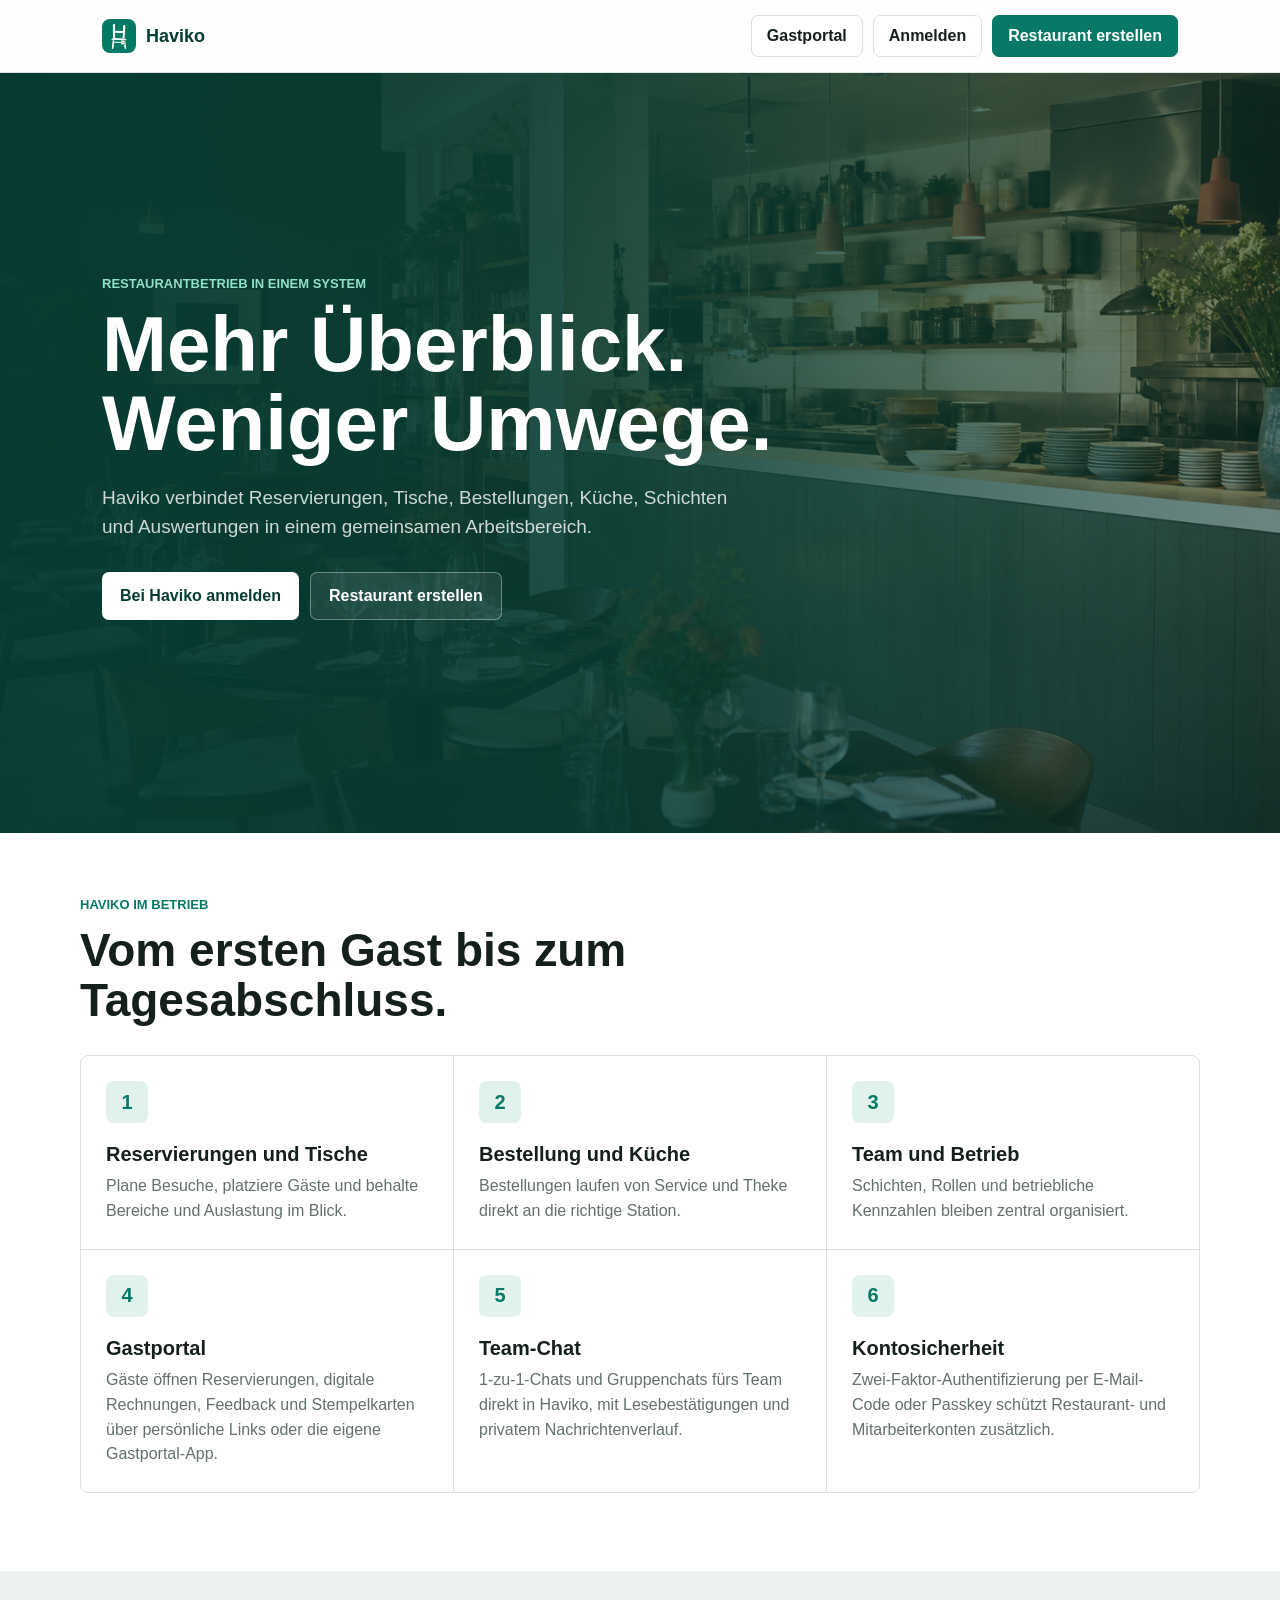
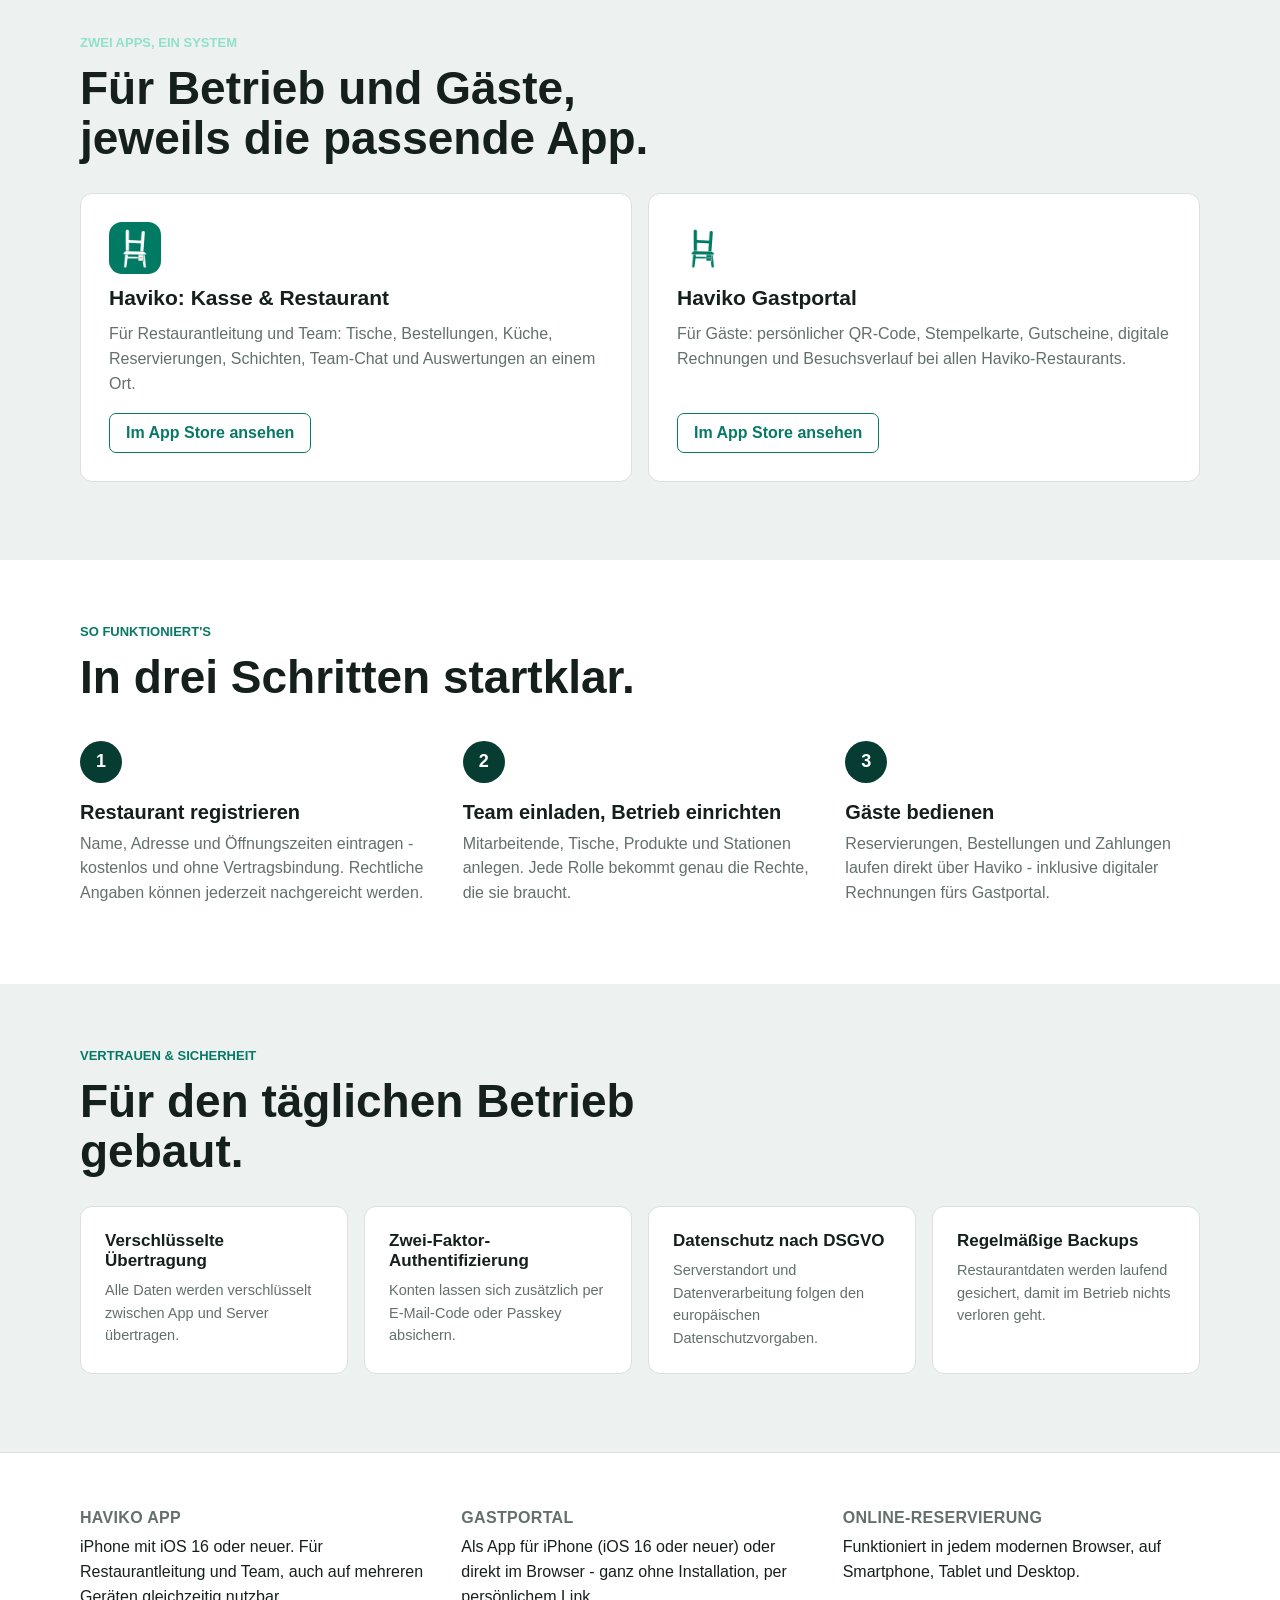
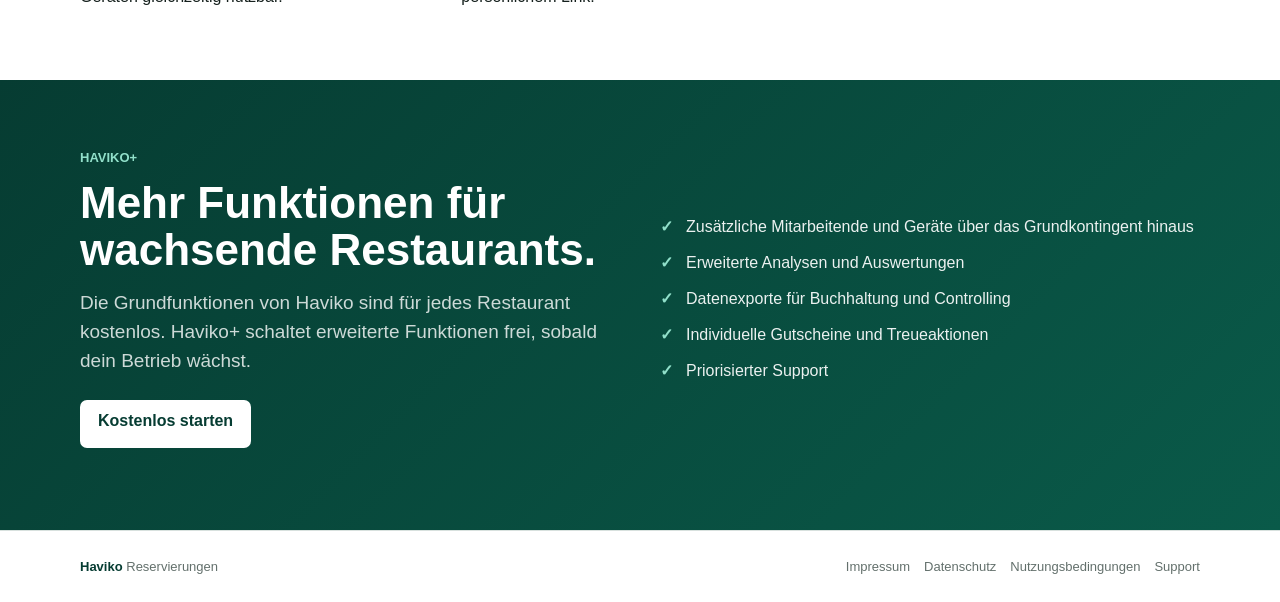
<file: index.html>
<!doctype html>
<html lang="de">
<head>
  <meta charset="utf-8">
  <meta name="viewport" content="width=device-width, initial-scale=1, viewport-fit=cover">
  <meta name="theme-color" content="#0a5a49">
  <meta name="robots" content="noindex, nofollow, noarchive, nosnippet, noimageindex">
  <meta name="description" content="Haviko verbindet Restaurantbetrieb, Reservierungen, Tische, Bestellungen und Team in einem Arbeitsbereich.">
  <meta name="application-name" content="Haviko">
  <meta name="apple-mobile-web-app-title" content="Haviko">
  <meta name="apple-itunes-app" content="app-id=6794772408, app-argument=https://haviko.de/">
  <link rel="preconnect" href="https://dlapwemckfhxklytbqkk.supabase.co" crossorigin>
  <link rel="dns-prefetch" href="//dlapwemckfhxklytbqkk.supabase.co">
  <meta name="theme-color" content="#00866a">
  <link rel="icon" type="image/png" sizes="32x32" href="./assets/favicon-32.png?v=7">
  <link rel="icon" type="image/png" sizes="48x48" href="./assets/favicon-48.png?v=7">
  <link rel="icon" type="image/png" sizes="192x192" href="./assets/haviko-icon-192.png?v=7">
  <link rel="shortcut icon" type="image/png" href="./assets/favicon-48.png?v=7">
  <link rel="apple-touch-icon" sizes="180x180" href="./assets/apple-touch-icon.png?v=7">
  <link rel="manifest" href="./site.webmanifest?v=7">
  <title>Haviko | Restaurantsoftware</title>
  <style>
    :root {
      color-scheme: light;
      --forest: #0a5a49;
      --forest-deep: #063c32;
      --action: #087966;
      --action-soft: #e1f1ec;
      --orange: #dc702d;
      --orange-soft: #fff0e6;
      --blue: #1769aa;
      --danger: #b42318;
      --danger-soft: #fff1f0;
      --success: #147d5a;
      --ink: #15201d;
      --muted: #63706c;
      --line: #d8e1de;
      --surface: #ffffff;
      --surface-muted: #f4f7f6;
      --background: #edf2f0;
      --focus: #69aef0;
      --content: 1120px;
      font-family: -apple-system, BlinkMacSystemFont, "SF Pro Text", "Segoe UI", sans-serif;
    }

    * { box-sizing: border-box; }

    html { scroll-behavior: smooth; }

    body {
      margin: 0;
      min-width: 320px;
      min-height: 100vh;
      background: var(--background);
      color: var(--ink);
      letter-spacing: 0;
    }

    body.gate-locked { overflow: hidden; }

    button, input, select, textarea { font: inherit; }
    button, select { cursor: pointer; }
    button {
      max-width: 100%;
      touch-action: manipulation;
      overflow-wrap: anywhere;
    }
    a { color: var(--action); }
    img { display: block; max-width: 100%; }
    [hidden], .hidden { display: none !important; }

    :focus-visible {
      outline: 3px solid color-mix(in srgb, var(--focus) 55%, transparent);
      outline-offset: 2px;
    }

    .development-gate {
      position: fixed;
      inset: 0;
      z-index: 1000;
      min-height: 100dvh;
      padding:
        max(22px, env(safe-area-inset-top))
        18px
        max(22px, env(safe-area-inset-bottom));
      display: grid;
      place-items: center;
      background:
        linear-gradient(145deg, rgba(10, 90, 73, 0.08), transparent 45%),
        var(--background);
    }

    .gate-panel {
      width: min(100%, 460px);
      border: 1px solid var(--line);
      border-radius: 8px;
      overflow: hidden;
      background: var(--surface);
      box-shadow: 0 22px 65px rgba(21, 32, 29, 0.14);
    }

    .gate-accent {
      height: 8px;
      background: var(--forest);
    }

    .gate-content { padding: 30px; }

    .servora-wordmark {
      display: inline-flex;
      align-items: center;
      gap: 10px;
      color: var(--forest-deep);
      font-size: 18px;
      font-weight: 800;
      text-decoration: none;
    }

    .servora-mark {
      width: 34px;
      height: 34px;
      border-radius: 8px;
      background: var(--forest);
      object-fit: cover;
    }

    .gate-badge {
      margin: 28px 0 8px;
      color: var(--orange);
      font-size: 12px;
      font-weight: 800;
      text-transform: uppercase;
    }

    .gate-panel h1 {
      margin: 0;
      font-size: 32px;
      line-height: 1.12;
    }

    .gate-copy {
      margin: 12px 0 24px;
      color: var(--muted);
      line-height: 1.55;
    }

    .gate-form {
      display: grid;
      gap: 11px;
    }

    .gate-foot {
      margin-top: 22px;
      padding-top: 18px;
      border-top: 1px solid var(--line);
      display: flex;
      flex-wrap: wrap;
      gap: 8px 16px;
      color: var(--muted);
      font-size: 13px;
      line-height: 1.45;
    }

    .gate-foot p {
      width: 100%;
      margin: 0 0 2px;
    }

    .gate-foot button,
    .site-footer button,
    .site-footer a,
    .inline-link {
      padding: 0;
      border: 0;
      background: transparent;
      color: var(--action);
      text-decoration: underline;
      text-underline-offset: 3px;
    }

    .offline-banner {
      position: sticky;
      top: 0;
      z-index: 100;
      padding: 10px 18px;
      background: var(--danger);
      color: white;
      text-align: center;
      font-size: 14px;
      font-weight: 750;
    }

    .landing-page {
      min-height: 100vh;
      background: var(--background);
    }

    .landing-navigation {
      position: sticky;
      top: 0;
      z-index: 50;
      border-bottom: 1px solid rgba(216, 225, 222, 0.85);
      background: rgba(255, 255, 255, 0.92);
      backdrop-filter: blur(18px);
      -webkit-backdrop-filter: blur(18px);
    }

    .landing-navigation-inner {
      width: min(100%, var(--content));
      min-height: 72px;
      margin: 0 auto;
      padding: 10px 22px;
      display: flex;
      align-items: center;
      justify-content: space-between;
      gap: 18px;
    }

    .landing-actions {
      display: flex;
      align-items: center;
      gap: 10px;
    }

    .landing-actions a {
      min-width: 0;
      min-height: 42px;
      padding: 10px 15px;
      display: inline-flex;
      align-items: center;
      justify-content: center;
      border-radius: 7px;
      font-weight: 780;
      text-decoration: none;
    }

    .landing-actions .landing-login {
      border: 1px solid var(--line);
      background: white;
      color: var(--ink);
    }

    .landing-actions .landing-register {
      border: 1px solid var(--action);
      background: var(--action);
      color: white;
    }

    .landing-hero {
      min-height: min(760px, calc(100vh - 72px));
      display: grid;
      align-items: center;
      color: white;
      background:
        linear-gradient(90deg, rgba(6, 60, 50, 0.97) 0%, rgba(6, 60, 50, 0.88) 48%, rgba(6, 60, 50, 0.48) 100%),
        url("./assets/restaurant-workspace.png") center/cover;
    }

    .landing-hero-inner {
      width: min(100%, var(--content));
      margin: 0 auto;
      padding: 72px 22px 82px;
    }

    .landing-kicker {
      margin: 0 0 14px;
      color: #91e0ca;
      font-size: 13px;
      font-weight: 850;
      text-transform: uppercase;
    }

    .landing-hero h1 {
      max-width: 760px;
      margin: 0;
      font-size: clamp(44px, 7vw, 78px);
      line-height: 1.01;
    }

    .landing-lead {
      max-width: 650px;
      margin: 20px 0 30px;
      color: rgba(255, 255, 255, 0.8);
      font-size: 19px;
      line-height: 1.55;
    }

    .landing-hero-actions {
      display: flex;
      flex-wrap: wrap;
      gap: 11px;
    }

    .landing-hero-actions a {
      min-width: 0;
      min-height: 48px;
      padding: 12px 18px;
      display: inline-flex;
      align-items: center;
      justify-content: center;
      border-radius: 7px;
      font-weight: 800;
      text-decoration: none;
    }

    .landing-hero-actions .primary-link {
      background: white;
      color: var(--forest-deep);
    }

    .landing-hero-actions .secondary-link {
      border: 1px solid rgba(255, 255, 255, 0.35);
      background: rgba(255, 255, 255, 0.08);
      color: white;
    }

    .landing-features {
      padding: 64px 22px 78px;
      background: white;
    }

    .landing-features-inner {
      width: min(100%, var(--content));
      margin: 0 auto;
    }

    .landing-features h2 {
      max-width: 650px;
      margin: 0 0 30px;
      font-size: clamp(30px, 5vw, 46px);
      line-height: 1.08;
    }

    .landing-features .landing-kicker { color: var(--action); }

    .landing-feature-grid {
      display: grid;
      grid-template-columns: repeat(3, minmax(0, 1fr));
      gap: 1px;
      border: 1px solid var(--line);
      border-radius: 8px;
      overflow: hidden;
      background: var(--line);
    }

    .landing-feature {
      min-height: 190px;
      padding: 25px;
      background: white;
    }

    .landing-feature-mark {
      width: 42px;
      height: 42px;
      display: grid;
      place-items: center;
      border-radius: 8px;
      background: var(--action-soft);
      color: var(--action);
      font-size: 20px;
      font-weight: 850;
    }

    .landing-feature h3 {
      margin: 20px 0 8px;
      font-size: 20px;
    }

    .landing-feature p {
      margin: 0;
      color: var(--muted);
      line-height: 1.55;
    }

    .landing-apps {
      padding: 64px 22px 78px;
      background: var(--background);
    }

    .landing-apps-inner {
      width: min(100%, var(--content));
      margin: 0 auto;
    }

    .landing-apps h2 {
      max-width: 650px;
      margin: 0 0 30px;
      font-size: clamp(30px, 5vw, 46px);
      line-height: 1.08;
    }

    .landing-app-grid {
      display: grid;
      grid-template-columns: repeat(2, minmax(0, 1fr));
      gap: 16px;
    }

    .landing-app-card {
      padding: 28px;
      border: 1px solid var(--line);
      border-radius: 12px;
      background: white;
      display: flex;
      flex-direction: column;
      gap: 12px;
    }

    .landing-app-icon {
      width: 52px;
      height: 52px;
      border-radius: 13px;
    }

    .landing-app-card h3 {
      margin: 0;
      font-size: 21px;
    }

    .landing-app-card p {
      margin: 0;
      color: var(--muted);
      line-height: 1.55;
      flex: 1;
    }

    .landing-app-card a {
      align-self: flex-start;
      margin-top: 4px;
      padding: 10px 16px;
      border-radius: 7px;
      border: 1px solid var(--action);
      color: var(--action);
      font-weight: 780;
      text-decoration: none;
    }

    .landing-plus {
      padding: 70px 22px 82px;
      color: white;
      background: linear-gradient(135deg, var(--forest-deep) 0%, var(--forest) 100%);
    }

    .landing-plus-inner {
      width: min(100%, var(--content));
      margin: 0 auto;
      display: grid;
      grid-template-columns: minmax(0, 1fr) minmax(0, 1fr);
      gap: 40px;
      align-items: center;
    }

    .landing-plus h2 {
      margin: 0 0 14px;
      font-size: clamp(30px, 5vw, 44px);
      line-height: 1.08;
    }

    .landing-plus .landing-kicker { color: #91e0ca; }

    .landing-plus p.landing-lead {
      color: rgba(255, 255, 255, 0.8);
      margin: 0 0 24px;
    }

    .landing-plus-list {
      list-style: none;
      margin: 0;
      padding: 0;
      display: grid;
      gap: 12px;
    }

    .landing-plus-list li {
      padding-left: 26px;
      position: relative;
      line-height: 1.5;
      color: rgba(255, 255, 255, 0.92);
    }

    .landing-plus-list li::before {
      content: "✓";
      position: absolute;
      left: 0;
      color: #91e0ca;
      font-weight: 800;
    }

    @media (max-width: 720px) {
      .landing-app-grid { grid-template-columns: 1fr; }
      .landing-plus-inner { grid-template-columns: 1fr; }
    }

    .landing-flow {
      padding: 64px 22px 78px;
      background: white;
    }

    .landing-flow-inner {
      width: min(100%, var(--content));
      margin: 0 auto;
    }

    .landing-flow h2 {
      max-width: 650px;
      margin: 0 0 30px;
      font-size: clamp(30px, 5vw, 46px);
      line-height: 1.08;
    }

    .landing-flow .landing-kicker { color: var(--action); }

    .landing-flow-grid {
      display: grid;
      grid-template-columns: repeat(3, minmax(0, 1fr));
      gap: 28px;
    }

    .landing-flow-step {
      position: relative;
      padding-top: 8px;
    }

    .landing-flow-step-number {
      width: 42px;
      height: 42px;
      display: grid;
      place-items: center;
      border-radius: 999px;
      background: var(--forest-deep);
      color: white;
      font-size: 18px;
      font-weight: 850;
      margin-bottom: 18px;
    }

    .landing-flow-step h3 {
      margin: 0 0 8px;
      font-size: 20px;
    }

    .landing-flow-step p {
      margin: 0;
      color: var(--muted);
      line-height: 1.55;
    }

    .landing-trust {
      padding: 64px 22px 78px;
      background: var(--background);
    }

    .landing-trust-inner {
      width: min(100%, var(--content));
      margin: 0 auto;
    }

    .landing-trust h2 {
      max-width: 650px;
      margin: 0 0 30px;
      font-size: clamp(30px, 5vw, 46px);
      line-height: 1.08;
    }

    .landing-trust .landing-kicker { color: var(--action); }

    .landing-trust-grid {
      display: grid;
      grid-template-columns: repeat(4, minmax(0, 1fr));
      gap: 16px;
    }

    .landing-trust-item {
      padding: 24px;
      border: 1px solid var(--line);
      border-radius: 12px;
      background: white;
    }

    .landing-trust-item h3 {
      margin: 0 0 8px;
      font-size: 17px;
    }

    .landing-trust-item p {
      margin: 0;
      color: var(--muted);
      font-size: 14.5px;
      line-height: 1.55;
    }

    .landing-compat {
      padding: 56px 22px 70px;
      background: white;
      border-top: 1px solid var(--line);
    }

    .landing-compat-inner {
      width: min(100%, var(--content));
      margin: 0 auto;
      display: grid;
      grid-template-columns: repeat(3, minmax(0, 1fr));
      gap: 24px;
    }

    .landing-compat-item h3 {
      margin: 0 0 8px;
      font-size: 16px;
      color: var(--muted);
      text-transform: uppercase;
      letter-spacing: 0.02em;
      font-weight: 800;
    }

    .landing-compat-item p {
      margin: 0;
      color: var(--ink);
      line-height: 1.55;
    }

    @media (max-width: 820px) {
      .landing-flow-grid { grid-template-columns: 1fr; gap: 30px; }
      .landing-trust-grid { grid-template-columns: repeat(2, minmax(0, 1fr)); }
      .landing-compat-inner { grid-template-columns: 1fr; gap: 26px; }
    }

    .hero {
      min-height: 285px;
      position: relative;
      display: flex;
      align-items: flex-end;
      overflow: hidden;
      background: var(--forest);
      color: white;
    }

    .hero.has-image {
      min-height: 350px;
      background-position: center;
      background-size: cover;
    }

    .hero::after {
      content: "";
      position: absolute;
      inset: 0;
      background:
        linear-gradient(180deg, rgba(4, 34, 29, 0.05) 10%, rgba(4, 34, 29, 0.82) 100%);
    }

    .hero-inner {
      width: min(100%, var(--content));
      margin: 0 auto;
      padding:
        max(28px, env(safe-area-inset-top))
        22px
        34px;
      position: relative;
      z-index: 1;
      display: flex;
      align-items: flex-end;
      gap: 18px;
    }

    .restaurant-logo {
      width: 72px;
      height: 72px;
      flex: 0 0 72px;
      object-fit: cover;
      border: 2px solid rgba(255, 255, 255, 0.8);
      border-radius: 8px;
      background: white;
    }

    .eyebrow {
      margin: 0 0 6px;
      color: rgba(255, 255, 255, 0.78);
      font-size: 12px;
      font-weight: 800;
      text-transform: uppercase;
    }

    h1, h2, h3, p { letter-spacing: 0; }

    .hero h1 {
      margin: 0;
      font-size: clamp(34px, 6vw, 52px);
      line-height: 1.04;
    }

    .hero-subtitle {
      max-width: 720px;
      margin: 10px 0 0;
      color: rgba(255, 255, 255, 0.84);
      font-size: 17px;
      line-height: 1.48;
    }

    .hero-title-row {
      display: flex;
      align-items: center;
      flex-wrap: wrap;
      gap: 10px;
    }

    .hero-quick-button {
      min-height: 32px;
      padding: 0 12px;
      border: 1px solid rgba(255, 255, 255, 0.4);
      border-radius: 999px;
      background: rgba(255, 255, 255, 0.12);
      color: #fff;
      font-size: 13px;
      font-weight: 700;
      cursor: pointer;
    }

    .hero-quick-button-round {
      width: 32px;
      min-height: 32px;
      padding: 0;
      border-radius: 50%;
      font-style: italic;
      font-family: Georgia, serif;
    }

    .hero-quick-panel {
      position: fixed;
      inset: 0;
      z-index: 60;
      display: flex;
      align-items: flex-start;
      justify-content: center;
      padding: 60px 18px;
      background: rgba(6, 30, 24, 0.5);
    }

    .hero-quick-panel-inner {
      position: relative;
      width: min(100%, 480px);
      max-height: 80vh;
      overflow-y: auto;
      padding: 26px 24px;
      border-radius: 18px;
      background: var(--surface, #fff);
      color: var(--ink, #14211d);
      box-shadow: 0 24px 60px rgba(6, 30, 24, 0.3);
    }

    .hero-quick-close {
      position: absolute;
      top: 14px;
      right: 14px;
      width: 30px;
      height: 30px;
      border: none;
      border-radius: 50%;
      background: rgba(0, 0, 0, 0.06);
      font-size: 16px;
      cursor: pointer;
    }

    .menu-list { display: grid; gap: 22px; }
    .menu-category-title {
      margin: 0 0 10px;
      padding-bottom: 8px;
      border-bottom: 2px solid var(--action, #087966);
      color: var(--forest-deep, #063c32);
      font-size: 15px;
      font-weight: 800;
      text-transform: uppercase;
      letter-spacing: 0.04em;
    }
    .menu-items { display: grid; gap: 10px; }
    .menu-item { display: flex; align-items: baseline; gap: 8px; }
    .menu-item-name { color: var(--ink, #14211d); font-size: 15px; font-weight: 600; }
    .menu-item-dots {
      flex: 1;
      border-bottom: 1px dotted var(--line, #d9e4e0);
      transform: translateY(-4px);
      min-width: 12px;
    }
    .menu-item-price { color: var(--forest-deep, #063c32); font-size: 15px; font-weight: 700; white-space: nowrap; }

    .stepbar {
      border-bottom: 1px solid var(--line);
      background: color-mix(in srgb, white 94%, transparent);
      backdrop-filter: blur(18px);
      -webkit-backdrop-filter: blur(18px);
    }

    .stepbar ol {
      width: min(100%, var(--content));
      min-height: 70px;
      margin: 0 auto;
      padding: 0 22px;
      display: grid;
      grid-template-columns: repeat(3, 1fr);
      list-style: none;
    }

    .step-indicator {
      padding: 16px 8px;
      display: flex;
      align-items: center;
      justify-content: center;
      gap: 9px;
      border-bottom: 3px solid transparent;
      color: var(--muted);
      font-size: 14px;
      font-weight: 700;
    }

    .step-indicator[aria-current="step"] {
      border-bottom-color: var(--action);
      color: var(--forest-deep);
    }

    .step-number {
      width: 26px;
      height: 26px;
      display: grid;
      place-items: center;
      border: 1px solid var(--line);
      border-radius: 50%;
      background: white;
      font-size: 12px;
    }

    .step-indicator[aria-current="step"] .step-number {
      border-color: var(--action);
      background: var(--action);
      color: white;
    }

    main {
      width: min(100%, var(--content));
      margin: 0 auto;
      padding: 28px 22px 46px;
    }

    .status {
      min-height: 330px;
      display: grid;
      place-content: center;
      gap: 14px;
      text-align: center;
      color: var(--muted);
    }

    .status h2 { color: var(--ink); }

    .spinner {
      width: 32px;
      height: 32px;
      margin: auto;
      border: 3px solid var(--line);
      border-top-color: var(--action);
      border-radius: 50%;
      animation: spin 0.8s linear infinite;
    }

    @keyframes spin { to { transform: rotate(360deg); } }

    .booking-layout {
      display: grid;
      grid-template-columns: minmax(0, 1.55fr) minmax(300px, 0.75fr);
      gap: 24px;
      align-items: start;
    }

    .booking-surface,
    .summary-panel,
    .confirmation {
      border: 1px solid var(--line);
      border-radius: 8px;
      background: var(--surface);
      overflow: hidden;
    }

    .booking-step { padding: 26px; }

    .step-heading {
      margin-bottom: 22px;
      display: flex;
      align-items: flex-start;
      justify-content: space-between;
      gap: 18px;
    }

    .step-heading h2 {
      margin: 0;
      font-size: 25px;
    }

    .step-heading p {
      margin: 6px 0 0;
      color: var(--muted);
      line-height: 1.5;
    }

    .section-label {
      margin: 24px 0 10px;
      color: var(--muted);
      font-size: 13px;
      font-weight: 800;
      text-transform: uppercase;
    }

    .field-grid {
      display: grid;
      grid-template-columns: repeat(2, minmax(0, 1fr));
      gap: 15px;
    }

    .field {
      min-width: 0;
      display: grid;
      gap: 7px;
    }

    .field.full { grid-column: 1 / -1; }
    fieldset.field {
      min-width: 0;
      margin: 0;
      padding: 0;
      border: 0;
    }
    fieldset.field legend {
      margin-bottom: 8px;
      font-weight: 700;
    }

    label {
      font-size: 14px;
      font-weight: 700;
    }

    .field-hint {
      margin: -1px 0 0;
      color: var(--muted);
      font-size: 12px;
      line-height: 1.4;
    }

    input, select, textarea {
      width: 100%;
      min-height: 49px;
      padding: 11px 12px;
      border: 1px solid #b7c4c0;
      border-radius: 7px;
      outline: none;
      background: white;
      color: var(--ink);
    }

    input:focus, select:focus, textarea:focus {
      border-color: var(--blue);
      box-shadow: 0 0 0 3px color-mix(in srgb, var(--focus) 30%, transparent);
    }

    input[aria-invalid="true"],
    textarea[aria-invalid="true"],
    select[aria-invalid="true"] {
      border-color: var(--danger);
    }

    textarea {
      min-height: 96px;
      resize: vertical;
    }

    .guest-control {
      min-height: 49px;
      display: grid;
      grid-template-columns: 50px 1fr 50px;
      align-items: center;
      overflow: hidden;
      border: 1px solid #b7c4c0;
      border-radius: 7px;
    }

    .guest-control button {
      height: 100%;
      border: 0;
      background: var(--surface-muted);
      color: var(--forest);
      font-size: 24px;
      font-weight: 700;
    }

    .guest-value {
      text-align: center;
      font-weight: 800;
    }

    .choice-row {
      display: grid;
      grid-template-columns: repeat(3, 1fr);
      gap: 10px;
    }

    .choice {
      min-height: 49px;
      padding: 10px;
      border: 1px solid #b7c4c0;
      border-radius: 7px;
      background: white;
      color: var(--ink);
      font-weight: 700;
    }

    .choice[aria-pressed="true"] {
      border-color: var(--action);
      background: var(--action);
      color: white;
    }

    .slots {
      display: grid;
      grid-template-columns: repeat(auto-fill, minmax(132px, 1fr));
      gap: 9px;
    }

    .slot {
      min-height: 52px;
      padding: 8px;
      border: 1px solid #b7c4c0;
      border-radius: 7px;
      background: white;
      color: var(--ink);
      font-weight: 750;
    }

    .slot[aria-pressed="true"] {
      border-color: var(--action);
      background: var(--action);
      color: white;
    }

    .slot.waitlist {
      border-color: #d58a35;
      background: #fff7e8;
      color: #74401e;
      font-size: 13px;
    }

    .slot.waitlist[aria-pressed="true"] {
      border-color: #a85d13;
      background: #a85d13;
      color: white;
    }

    .preference-grid {
      display: grid;
      grid-template-columns: repeat(3, 1fr);
      gap: 10px;
    }

    .preference {
      min-height: 52px;
      padding: 10px;
      display: flex;
      align-items: center;
      gap: 9px;
      border: 1px solid var(--line);
      border-radius: 7px;
      background: var(--surface-muted);
    }

    .preference input {
      width: 20px;
      min-height: auto;
      height: 20px;
      flex: 0 0 20px;
      accent-color: var(--action);
    }

    .empty-slots,
    .notice {
      padding: 13px 14px;
      border-left: 4px solid var(--orange);
      background: var(--orange-soft);
      color: #74401e;
      font-size: 14px;
      line-height: 1.45;
    }

    #waitlist-notice { margin-top: 12px; }

    .notice.error {
      border-left-color: var(--danger);
      background: var(--danger-soft);
      color: var(--danger);
    }

    .step-actions {
      min-width: 0;
      margin-top: 26px;
      padding-top: 20px;
      border-top: 1px solid var(--line);
      display: flex;
      justify-content: space-between;
      gap: 12px;
    }

    .primary, .secondary, .quiet {
      min-width: 0;
      min-height: 50px;
      padding: 11px 18px;
      border-radius: 7px;
      font-weight: 780;
    }

    .primary {
      border: 1px solid var(--action);
      background: var(--action);
      color: white;
    }

    .primary:disabled {
      border-color: #c3cdca;
      background: #dce4e1;
      color: #737f7b;
      cursor: not-allowed;
    }

    .secondary {
      border: 1px solid #b7c4c0;
      background: white;
      color: var(--forest);
    }

    .quiet {
      border: 0;
      background: transparent;
      color: var(--forest);
    }

    .step-actions .primary { min-width: 145px; }

    .summary-panel {
      position: sticky;
      top: 20px;
    }

    .summary-head {
      padding: 20px;
      border-bottom: 1px solid var(--line);
      background: var(--forest-deep);
      color: white;
    }

    .summary-head p {
      margin: 4px 0 0;
      color: rgba(255, 255, 255, 0.72);
      font-size: 13px;
    }

    .summary-body { padding: 20px; }

    .summary-list {
      display: grid;
      gap: 12px;
      margin: 0;
    }

    .summary-row {
      display: flex;
      justify-content: space-between;
      gap: 18px;
      padding-bottom: 11px;
      border-bottom: 1px solid var(--line);
    }

    .summary-row:last-child {
      padding-bottom: 0;
      border-bottom: 0;
    }

    .summary-row dt { color: var(--muted); }
    .summary-row dd {
      margin: 0;
      text-align: right;
      font-weight: 750;
    }

    .restaurant-info {
      padding: 20px;
      display: grid;
      gap: 14px;
      border-top: 1px solid var(--line);
      color: var(--muted);
      font-size: 14px;
      line-height: 1.5;
    }

    .restaurant-info strong { color: var(--ink); }

    .review-block {
      margin-bottom: 18px;
      padding: 18px;
      border: 1px solid var(--line);
      border-radius: 7px;
      background: var(--surface-muted);
    }

    .review-block h3 {
      margin: 0 0 12px;
      font-size: 17px;
    }

    .review-block dl { margin: 0; }

    .check {
      display: grid;
      grid-template-columns: 22px 1fr;
      gap: 10px;
      align-items: start;
      margin: 16px 0;
      color: var(--muted);
      font-size: 14px;
      line-height: 1.5;
    }

    .check input {
      width: 20px;
      min-height: auto;
      height: 20px;
      margin: 1px 0 0;
      accent-color: var(--action);
    }

    .allergy-consent {
      padding: 12px;
      border: 1px solid #e5b89e;
      border-radius: 7px;
      background: var(--orange-soft);
    }

    .confirmation {
      max-width: 680px;
      margin: 30px auto;
      padding: 34px;
      text-align: center;
    }

    .confirmation-mark {
      width: 58px;
      height: 58px;
      margin: 0 auto 18px;
      display: grid;
      place-content: center;
      border-radius: 50%;
      background: var(--action-soft);
      color: var(--success);
      font-size: 28px;
      font-weight: 850;
    }

    .confirmation h2 {
      margin: 0;
      font-size: 28px;
    }

    .confirmation-code {
      margin: 20px 0;
      color: var(--forest);
      font-family: ui-monospace, "SFMono-Regular", Consolas, monospace;
      font-size: 23px;
      font-weight: 850;
    }

    .confirmation-actions {
      min-width: 0;
      margin-top: 24px;
      display: flex;
      justify-content: center;
      gap: 10px;
    }

    .rating-form {
      max-width: 520px;
      margin: 24px auto 0;
      text-align: left;
    }

    .rating-stars {
      display: flex;
      justify-content: center;
      gap: 8px;
      margin: 12px 0 22px;
      padding: 0;
      border: 0;
    }

    .rating-stars legend {
      width: 100%;
      margin-bottom: 10px;
      text-align: center;
      font-weight: 750;
    }

    .rating-stars input {
      position: absolute;
      width: 1px;
      height: 1px;
      opacity: 0;
    }

    .rating-stars label {
      display: grid;
      width: 48px;
      height: 48px;
      place-items: center;
      border: 1px solid var(--line);
      border-radius: 50%;
      background: white;
      color: var(--muted);
      cursor: pointer;
      font-size: 25px;
      transition: transform 160ms ease, border-color 160ms ease, color 160ms ease;
    }

    .rating-stars input:checked + label {
      border-color: var(--orange);
      background: var(--orange-soft);
      color: var(--orange);
      transform: translateY(-2px);
    }

    .rating-stars input:focus-visible + label {
      outline: 3px solid color-mix(in srgb, var(--action) 30%, transparent);
      outline-offset: 2px;
    }

    .site-footer {
      padding:
        28px
        22px
        max(28px, env(safe-area-inset-bottom));
      border-top: 1px solid var(--line);
      background: white;
    }

    .footer-inner {
      width: min(100%, var(--content));
      margin: 0 auto;
      display: flex;
      flex-wrap: wrap;
      align-items: center;
      justify-content: space-between;
      gap: 6px 18px;
    }

    .footer-brand {
      color: var(--muted);
      font-size: 13px;
    }

    .footer-brand strong {
      color: var(--forest-deep);
      font-weight: 800;
    }

    .footer-links {
      display: flex;
      flex-wrap: wrap;
      justify-content: center;
      gap: 14px;
      font-size: 13px;
    }

    .footer-links button,
    .footer-links a {
      color: var(--muted);
      text-decoration: none;
      font: inherit;
    }

    .footer-links button:hover,
    .footer-links a:hover {
      color: var(--forest-deep);
    }

    .legal-dialog {
      width: min(calc(100% - 28px), 780px);
      max-height: min(86dvh, 900px);
      padding: 0;
      border: 1px solid var(--line);
      border-radius: 8px;
      background: white;
      color: var(--ink);
      box-shadow: 0 28px 90px rgba(15, 28, 24, 0.28);
    }

    .legal-dialog::backdrop {
      background: rgba(7, 18, 15, 0.62);
      backdrop-filter: blur(4px);
    }

    .legal-header {
      min-height: 64px;
      padding: 14px 18px;
      position: sticky;
      top: 0;
      z-index: 2;
      display: flex;
      align-items: center;
      justify-content: space-between;
      gap: 14px;
      border-bottom: 1px solid var(--line);
      background: rgba(255, 255, 255, 0.96);
    }

    .legal-header strong { font-size: 18px; }

    .icon-button {
      width: 42px;
      height: 42px;
      flex: 0 0 42px;
      display: grid;
      place-items: center;
      border: 1px solid var(--line);
      border-radius: 50%;
      background: var(--surface-muted);
      color: var(--ink);
      font-size: 22px;
    }

    .legal-content {
      padding: 24px;
      overflow-wrap: anywhere;
    }

    .legal-content h1 {
      margin: 0 0 8px;
      font-size: 31px;
    }

    .legal-content h2 {
      margin: 28px 0 8px;
      font-size: 20px;
    }

    .legal-content h3 {
      margin: 18px 0 6px;
      font-size: 16px;
    }

    .legal-content p,
    .legal-content li {
      color: #46524e;
      line-height: 1.65;
    }

    .legal-content ul { padding-left: 22px; }

    .legal-meta {
      margin: 0 0 20px;
      color: var(--muted);
      font-size: 13px;
    }

    .draft-warning {
      padding: 13px 14px;
      border-left: 4px solid var(--orange);
      background: var(--orange-soft);
      color: #74401e;
      line-height: 1.5;
    }

    .placeholder {
      padding: 0 3px;
      background: #fff0a8;
      color: #493b00;
      font-weight: 750;
    }

    @media (max-width: 820px) {
      .landing-feature-grid { grid-template-columns: 1fr; }
      .hero { min-height: 235px; }
      .hero.has-image { min-height: 285px; }
      .booking-layout { grid-template-columns: 1fr; }
      .summary-panel {
        position: static;
        order: -1;
      }
      .restaurant-info { display: none; }
    }

    @media (max-width: 620px) {
      .landing-navigation-inner { min-height: 64px; padding: 8px 16px; }
      .landing-actions .landing-register { display: none; }
      .landing-actions a { min-height: 40px; padding: 9px 13px; }
      .landing-hero {
        min-height: calc(100dvh - 64px);
        background:
          linear-gradient(180deg, rgba(6, 60, 50, 0.86), rgba(6, 60, 50, 0.98)),
          url("./assets/restaurant-workspace.png") center/cover;
      }
      .landing-hero-inner { padding: 56px 18px 66px; }
      .landing-hero h1 { font-size: 44px; }
      .landing-lead { font-size: 17px; }
      .landing-hero-actions { flex-direction: column; align-items: stretch; }
      .landing-features { padding: 48px 16px 58px; }
      .landing-feature { min-height: 0; }
      .gate-content { padding: 24px 20px; }
      .gate-panel h1 { font-size: 28px; }
      .hero-inner {
        padding-left: 18px;
        padding-right: 18px;
        padding-bottom: 24px;
        align-items: center;
      }
      .restaurant-logo {
        width: 58px;
        height: 58px;
        flex-basis: 58px;
      }
      .hero h1 { font-size: 34px; }
      .hero-subtitle { font-size: 15px; }
      .stepbar ol { padding: 0 8px; }
      .step-indicator {
        min-width: 0;
        gap: 6px;
        font-size: 12px;
      }
      .step-number { display: none; }
      main { padding: 16px 10px 32px; }
      .booking-step { padding: 20px 15px; }
      .step-heading h2 { font-size: 23px; }
      .field-grid { grid-template-columns: 1fr; }
      .field.full { grid-column: auto; }
      .preference-grid { grid-template-columns: 1fr; }
      .summary-head,
      .summary-body { padding: 16px; }
      .summary-body { display: none; }
      .summary-panel.expanded .summary-body { display: block; }
      .summary-head {
        cursor: pointer;
        display: flex;
        align-items: center;
        justify-content: space-between;
      }
      .summary-head::after {
        content: "Mehr";
        font-size: 22px;
      }
      .summary-panel.expanded .summary-head::after { content: "Weniger"; }
      .step-actions { align-items: stretch; }
      .step-actions .primary { min-width: 0; flex: 1; }
      .confirmation { padding: 28px 18px; }
      .confirmation-actions { flex-direction: column; }
      .confirmation-actions > button { width: 100%; }
      .footer-inner { flex-direction: column; }
      .footer-links { justify-content: flex-start; }
      .legal-content { padding: 20px 17px 30px; }
    }

    @media (prefers-reduced-motion: reduce) {
      *, *::before, *::after {
        animation-duration: 0.01ms !important;
        animation-iteration-count: 1 !important;
        scroll-behavior: auto !important;
      }
    }
  </style>
</head>
<body class="gate-locked">
  <div class="offline-banner hidden" id="offline-banner" role="status">
    Offline – neue Reservierungen können erst wieder online gesendet werden.
  </div>

  <section class="development-gate" id="development-gate" aria-labelledby="gate-title">
    <div class="gate-panel">
      <div class="gate-accent"></div>
      <div class="gate-content">
        <div class="servora-wordmark">
          <img class="servora-mark" src="./assets/haviko-app-icon.png" alt="">
          <span>Haviko</span>
        </div>
        <p class="gate-badge">Nicht öffentlich</p>
        <h1 id="gate-title">Entwicklungsvorschau</h1>
        <p class="gate-copy">
          Diese Website ist noch nicht veröffentlicht. Der Zugang ist ausschließlich für
          autorisierte Funktions- und Darstellungstests vorgesehen.
        </p>
        <form class="gate-form" id="gate-form">
          <label for="development-pin">Zugangs-PIN</label>
          <input
            id="development-pin"
            type="password"
            inputmode="numeric"
            pattern="[0-9]*"
            maxlength="8"
            autocomplete="off"
            required
            aria-describedby="gate-error"
          >
          <div class="notice error hidden" id="gate-error" role="alert">
            Der eingegebene PIN ist nicht korrekt.
          </div>
          <button class="primary" type="submit" id="gate-submit">Vorschau öffnen</button>
        </form>
        <div class="gate-foot">
          <p>Bitte Link und PIN nicht öffentlich weitergeben.</p>
          <p>Support, Veröffentlichungshilfe und rechtliche Entwürfe werden erst nach der Freigabe angezeigt.</p>
        </div>
      </div>
    </div>
  </section>

  <div id="site-content" inert aria-hidden="true">
    <section class="landing-page hidden" id="landing-page">
      <nav class="landing-navigation" aria-label="Haviko">
        <div class="landing-navigation-inner">
          <a class="servora-wordmark" href="./" aria-label="Haviko Startseite">
            <img class="servora-mark" src="./assets/haviko-app-icon.png" alt="">
            <span>Haviko</span>
          </a>
          <div class="landing-actions">
            <a class="landing-login" href="https://gastportal.haviko.de/">Gastportal</a>
            <a class="landing-login" href="https://login.haviko.de/">Anmelden</a>
            <a class="landing-register" href="https://login.haviko.de/?mode=register">Restaurant erstellen</a>
          </div>
        </div>
      </nav>

      <section class="landing-hero">
        <div class="landing-hero-inner">
          <p class="landing-kicker">Restaurantbetrieb in einem System</p>
          <h1>Mehr Überblick. Weniger Umwege.</h1>
          <p class="landing-lead">
            Haviko verbindet Reservierungen, Tische, Bestellungen, Küche, Schichten
            und Auswertungen in einem gemeinsamen Arbeitsbereich.
          </p>
          <div class="landing-hero-actions">
            <a class="primary-link" href="https://login.haviko.de/">Bei Haviko anmelden</a>
            <a class="secondary-link" href="https://login.haviko.de/?mode=register">Restaurant erstellen</a>
          </div>
        </div>
      </section>

      <section class="landing-features">
        <div class="landing-features-inner">
          <p class="landing-kicker">Haviko im Betrieb</p>
          <h2>Vom ersten Gast bis zum Tagesabschluss.</h2>
          <div class="landing-feature-grid">
            <article class="landing-feature">
              <span class="landing-feature-mark" aria-hidden="true">1</span>
              <h3>Reservierungen und Tische</h3>
              <p>Plane Besuche, platziere Gäste und behalte Bereiche und Auslastung im Blick.</p>
            </article>
            <article class="landing-feature">
              <span class="landing-feature-mark" aria-hidden="true">2</span>
              <h3>Bestellung und Küche</h3>
              <p>Bestellungen laufen von Service und Theke direkt an die richtige Station.</p>
            </article>
            <article class="landing-feature">
              <span class="landing-feature-mark" aria-hidden="true">3</span>
              <h3>Team und Betrieb</h3>
              <p>Schichten, Rollen und betriebliche Kennzahlen bleiben zentral organisiert.</p>
            </article>
            <article class="landing-feature">
              <span class="landing-feature-mark" aria-hidden="true">4</span>
              <h3>Gastportal</h3>
              <p>Gäste öffnen Reservierungen, digitale Rechnungen, Feedback und Stempelkarten über persönliche Links oder die eigene Gastportal-App.</p>
            </article>
            <article class="landing-feature">
              <span class="landing-feature-mark" aria-hidden="true">5</span>
              <h3>Team-Chat</h3>
              <p>1-zu-1-Chats und Gruppenchats fürs Team direkt in Haviko, mit Lesebestätigungen und privatem Nachrichtenverlauf.</p>
            </article>
            <article class="landing-feature">
              <span class="landing-feature-mark" aria-hidden="true">6</span>
              <h3>Kontosicherheit</h3>
              <p>Zwei-Faktor-Authentifizierung per E-Mail-Code oder Passkey schützt Restaurant- und Mitarbeiterkonten zusätzlich.</p>
            </article>
          </div>
        </div>
      </section>

      <section class="landing-apps">
        <div class="landing-apps-inner">
          <p class="landing-kicker">Zwei Apps, ein System</p>
          <h2>Für Betrieb und Gäste, jeweils die passende App.</h2>
          <div class="landing-app-grid">
            <article class="landing-app-card">
              <img class="landing-app-icon" src="./assets/haviko-app-icon.png" alt="">
              <h3>Haviko: Kasse &amp; Restaurant</h3>
              <p>Für Restaurantleitung und Team: Tische, Bestellungen, Küche, Reservierungen, Schichten, Team-Chat und Auswertungen an einem Ort.</p>
              <a href="https://apps.apple.com/app/id6794772408">Im App Store ansehen</a>
            </article>
            <article class="landing-app-card">
              <img class="landing-app-icon" src="./assets/haviko-guest-app-icon.png" alt="">
              <h3>Haviko Gastportal</h3>
              <p>Für Gäste: persönlicher QR-Code, Stempelkarte, Gutscheine, digitale Rechnungen und Besuchsverlauf bei allen Haviko-Restaurants.</p>
              <a href="https://apps.apple.com/app/id6796907761">Im App Store ansehen</a>
            </article>
          </div>
        </div>
      </section>

      <section class="landing-flow">
        <div class="landing-flow-inner">
          <p class="landing-kicker">So funktioniert's</p>
          <h2>In drei Schritten startklar.</h2>
          <div class="landing-flow-grid">
            <article class="landing-flow-step">
              <div class="landing-flow-step-number" aria-hidden="true">1</div>
              <h3>Restaurant registrieren</h3>
              <p>Name, Adresse und Öffnungszeiten eintragen - kostenlos und ohne Vertragsbindung. Rechtliche Angaben können jederzeit nachgereicht werden.</p>
            </article>
            <article class="landing-flow-step">
              <div class="landing-flow-step-number" aria-hidden="true">2</div>
              <h3>Team einladen, Betrieb einrichten</h3>
              <p>Mitarbeitende, Tische, Produkte und Stationen anlegen. Jede Rolle bekommt genau die Rechte, die sie braucht.</p>
            </article>
            <article class="landing-flow-step">
              <div class="landing-flow-step-number" aria-hidden="true">3</div>
              <h3>Gäste bedienen</h3>
              <p>Reservierungen, Bestellungen und Zahlungen laufen direkt über Haviko - inklusive digitaler Rechnungen fürs Gastportal.</p>
            </article>
          </div>
        </div>
      </section>

      <section class="landing-trust">
        <div class="landing-trust-inner">
          <p class="landing-kicker">Vertrauen &amp; Sicherheit</p>
          <h2>Für den täglichen Betrieb gebaut.</h2>
          <div class="landing-trust-grid">
            <article class="landing-trust-item">
              <h3>Verschlüsselte Übertragung</h3>
              <p>Alle Daten werden verschlüsselt zwischen App und Server übertragen.</p>
            </article>
            <article class="landing-trust-item">
              <h3>Zwei-Faktor-Authentifizierung</h3>
              <p>Konten lassen sich zusätzlich per E-Mail-Code oder Passkey absichern.</p>
            </article>
            <article class="landing-trust-item">
              <h3>Datenschutz nach DSGVO</h3>
              <p>Serverstandort und Datenverarbeitung folgen den europäischen Datenschutzvorgaben.</p>
            </article>
            <article class="landing-trust-item">
              <h3>Regelmäßige Backups</h3>
              <p>Restaurantdaten werden laufend gesichert, damit im Betrieb nichts verloren geht.</p>
            </article>
          </div>
        </div>
      </section>

      <section class="landing-compat">
        <div class="landing-compat-inner">
          <div class="landing-compat-item">
            <h3>Haviko App</h3>
            <p>iPhone mit iOS 16 oder neuer. Für Restaurantleitung und Team, auch auf mehreren Geräten gleichzeitig nutzbar.</p>
          </div>
          <div class="landing-compat-item">
            <h3>Gastportal</h3>
            <p>Als App für iPhone (iOS 16 oder neuer) oder direkt im Browser - ganz ohne Installation, per persönlichem Link.</p>
          </div>
          <div class="landing-compat-item">
            <h3>Online-Reservierung</h3>
            <p>Funktioniert in jedem modernen Browser, auf Smartphone, Tablet und Desktop.</p>
          </div>
        </div>
      </section>

      <section class="landing-plus">
        <div class="landing-plus-inner">
          <div>
            <p class="landing-kicker">Haviko+</p>
            <h2>Mehr Funktionen für wachsende Restaurants.</h2>
            <p class="landing-lead">
              Die Grundfunktionen von Haviko sind für jedes Restaurant kostenlos.
              Haviko+ schaltet erweiterte Funktionen frei, sobald dein Betrieb wächst.
            </p>
            <a class="primary-link" href="https://login.haviko.de/?mode=register" style="display:inline-flex;min-height:48px;padding:12px 18px;border-radius:7px;font-weight:800;text-decoration:none;background:white;color:var(--forest-deep);">Kostenlos starten</a>
          </div>
          <ul class="landing-plus-list">
            <li>Zusätzliche Mitarbeitende und Geräte über das Grundkontingent hinaus</li>
            <li>Erweiterte Analysen und Auswertungen</li>
            <li>Datenexporte für Buchhaltung und Controlling</li>
            <li>Individuelle Gutscheine und Treueaktionen</li>
            <li>Priorisierter Support</li>
          </ul>
        </div>
      </section>
    </section>

    <header class="hero" id="hero">
      <div class="hero-inner">
        <img class="restaurant-logo hidden" id="logo" alt="">
        <div>
          <p class="eyebrow">Online-Reservierung</p>
          <div class="hero-title-row">
            <h1 id="restaurant-name">Haviko</h1>
            <button class="hero-quick-button hidden" type="button" id="hero-menu-button" aria-label="Speisekarte anzeigen">Karte</button>
            <button class="hero-quick-button hero-quick-button-round hidden" type="button" id="hero-info-button" aria-label="Informationen zum Restaurant">i</button>
          </div>
          <p class="hero-subtitle" id="restaurant-description">
            Freie Zeiten werden für dich geladen.
          </p>
        </div>
      </div>
    </header>

    <div class="hero-quick-panel hidden" id="hero-quick-panel">
      <div class="hero-quick-panel-inner">
        <button class="hero-quick-close" type="button" id="hero-quick-close" aria-label="Schließen">×</button>
        <h2 id="hero-quick-panel-title"></h2>
        <div id="hero-quick-panel-body"></div>
      </div>
    </div>

    <nav class="stepbar hidden" id="stepbar" aria-label="Reservierungsschritte">
      <ol>
        <li class="step-indicator" data-step-indicator="1" aria-current="step">
          <span class="step-number">1</span><span>Termin</span>
        </li>
        <li class="step-indicator" data-step-indicator="2">
          <span class="step-number">2</span><span>Gastdaten</span>
        </li>
        <li class="step-indicator" data-step-indicator="3">
          <span class="step-number">3</span><span>Prüfen</span>
        </li>
      </ol>
    </nav>

    <main id="booking-main">
      <div class="status" id="loading" role="status">
        <div class="spinner" aria-hidden="true"></div>
        <span>Freie Zeiten werden geladen</span>
      </div>

      <div class="status hidden" id="fatal">
        <h2>Reservierung nicht verfügbar</h2>
        <p id="fatal-message">Der Link ist unvollständig oder nicht mehr gültig.</p>
      </div>

      <form class="booking-layout hidden" id="booking-form" novalidate>
        <div class="booking-surface">
          <section class="booking-step" data-booking-step="1">
            <div class="step-heading">
              <div>
                <h2>Wann dürfen wir dich begrüßen?</h2>
                <p>Wähle Gästezahl, Datum, Bereich und eine freie Uhrzeit.</p>
              </div>
            </div>

            <div class="field-grid">
              <div class="field">
                <label for="guests">Personen</label>
                <div class="guest-control">
                  <button type="button" id="guests-minus" aria-label="Eine Person weniger">−</button>
                  <output class="guest-value" id="guests-value" for="guests">2 Personen</output>
                  <button type="button" id="guests-plus" aria-label="Eine Person mehr">+</button>
                </div>
                <input type="hidden" id="guests" value="2">
              </div>
              <div class="field">
                <label for="date">Datum</label>
                <input type="date" id="date" required>
              </div>
              <div class="field full" id="area-field">
                <label for="area">Wunschbereich</label>
                <select id="area" required></select>
              </div>
            </div>

            <p class="section-label">Verfügbare Uhrzeiten</p>
            <div class="slots" id="slots" aria-label="Verfügbare Uhrzeiten"></div>
            <div class="notice hidden" id="waitlist-notice">
              Mit „Warteliste“ gekennzeichnete Zeiten sind ausgebucht. Dein Eintrag ist
              noch keine Reservierung; das Restaurant meldet sich, sobald ein Tisch frei wird.
            </div>
            <div class="empty-slots hidden" id="empty-slots">
              Für diese Auswahl ist aktuell kein passender Tisch frei. Probiere ein anderes
              Datum, eine andere Gästezahl oder einen anderen Bereich.
            </div>

            <div class="step-actions">
              <span></span>
              <button class="primary" type="button" data-next-step="2">Weiter</button>
            </div>
          </section>

          <section class="booking-step hidden" data-booking-step="2">
            <div class="step-heading">
              <div>
                <h2>Wie können wir dich erreichen?</h2>
                <p>Das Restaurant nutzt diese Angaben ausschließlich für deine Reservierung.</p>
              </div>
            </div>

            <div class="field-grid" id="contact-fields">
              <div class="field" data-public-field="Vorname">
                <label for="first-name">Vorname</label>
                <input id="first-name" autocomplete="given-name">
              </div>
              <div class="field" data-public-field="Nachname">
                <label for="last-name">Nachname</label>
                <input id="last-name" autocomplete="family-name">
              </div>
              <div class="field" data-public-field="E-Mail-Adresse">
                <label for="email">E-Mail-Adresse</label>
                <input type="email" id="email" autocomplete="email">
              </div>
              <div class="field" data-public-field="Telefonnummer">
                <label for="phone">Telefonnummer</label>
                <input type="tel" id="phone" autocomplete="tel">
              </div>
              <fieldset class="field full" data-public-field="Adresse">
                <legend>Adresse</legend>
                <div class="field-grid">
                  <div class="field">
                    <label for="street">Straße</label>
                    <input id="street" autocomplete="address-line1">
                  </div>
                  <div class="field">
                    <label for="house-number">Hausnummer</label>
                    <input id="house-number" autocomplete="address-line2">
                  </div>
                  <div class="field">
                    <label for="postal-code">Postleitzahl</label>
                    <input id="postal-code" autocomplete="postal-code" inputmode="numeric">
                  </div>
                  <div class="field">
                    <label for="city">Ort</label>
                    <input id="city" autocomplete="address-level2">
                  </div>
                </div>
              </fieldset>
              <div class="field full" data-public-field="Anlass">
                <label for="occasion">Anlass</label>
                <input id="occasion" autocomplete="off">
              </div>
            </div>

            <div id="preference-fields">
              <p class="section-label">Wünsche</p>
              <div class="preference-grid">
                <label class="preference" data-public-field="Kinderstuhl">
                  <input type="checkbox" id="high-chair">
                  <span>Kinderstuhl</span>
                </label>
                <label class="preference" data-public-field="Rollstuhlplatz">
                  <input type="checkbox" id="wheelchair">
                  <span>Rollstuhlplatz</span>
                </label>
                <label class="preference" data-public-field="Haustier">
                  <input type="checkbox" id="pet">
                  <span>Haustier</span>
                </label>
              </div>
            </div>

            <div class="field-grid" style="margin-top: 15px">
              <div class="field full" data-public-field="Hinweise">
                <label for="notes">Weitere Hinweise</label>
                <textarea id="notes" maxlength="1000"></textarea>
              </div>
              <div class="field full" data-public-field="Freiwillige Allergiehinweise">
                <label for="allergies">Freiwillige Allergiehinweise</label>
                <textarea id="allergies" maxlength="1000"></textarea>
                <p class="field-hint">
                  Nur angeben, wenn das Restaurant diese Information für die Reservierung
                  berücksichtigen soll. Eine allergenfreie Zubereitung kann dadurch nicht garantiert werden.
                </p>
              </div>
            </div>

            <div class="notice error hidden" id="contact-error" role="alert"></div>
            <div class="step-actions">
              <button class="quiet" type="button" data-previous-step="1">Zurück</button>
              <button class="primary" type="button" data-next-step="3">Weiter</button>
            </div>
          </section>

          <section class="booking-step hidden" data-booking-step="3">
            <div class="step-heading">
              <div>
                <h2>Reservierung prüfen</h2>
                <p>Kontrolliere deine Angaben, bevor du die Anfrage absendest.</p>
              </div>
            </div>

            <div class="review-block">
              <h3>Termin</h3>
              <dl class="summary-list" id="review-appointment"></dl>
            </div>
            <div class="review-block">
              <h3>Kontakt</h3>
              <dl class="summary-list" id="review-contact-summary"></dl>
            </div>

            <label class="check">
              <input type="checkbox" id="privacy" required>
              <span>
                Ich habe die
                <button class="inline-link" type="button" data-legal="reservierungsdatenschutz">
                  Datenschutzhinweise zur Reservierung
                </button>
                gelesen.
              </span>
            </label>

            <label class="check allergy-consent hidden" id="allergy-consent-wrap">
              <input type="checkbox" id="allergy-consent">
              <span>
                Ich willige ausdrücklich ein, dass meine freiwilligen Allergie- oder
                Gesundheitsangaben für diese Reservierung verarbeitet werden. Die Einwilligung
                kann ich mit Wirkung für die Zukunft beim Restaurant widerrufen.
              </span>
            </label>

            <div class="notice error hidden" id="form-error" role="alert"></div>
            <div class="step-actions">
              <button class="quiet" type="button" data-previous-step="2">Zurück</button>
              <button class="primary" type="submit" id="submit">Reservierung anfragen</button>
            </div>
          </section>
        </div>

        <aside class="summary-panel" id="summary-panel">
          <div class="summary-head" id="summary-toggle">
            <div>
              <strong>Deine Reservierung</strong>
              <p id="summary-compact">Noch keine Uhrzeit gewählt</p>
            </div>
          </div>
          <div class="summary-body">
            <dl class="summary-list">
              <div class="summary-row"><dt>Personen</dt><dd id="summary-guests">2</dd></div>
              <div class="summary-row"><dt>Datum</dt><dd id="summary-date">–</dd></div>
              <div class="summary-row"><dt>Uhrzeit</dt><dd id="summary-time">–</dd></div>
              <div class="summary-row"><dt>Bereich</dt><dd id="summary-area">–</dd></div>
            </dl>
          </div>
          <div class="restaurant-info" id="restaurant-info"></div>
          <div class="restaurant-info hidden" id="public-menu"></div>
        </aside>
      </form>

      <section class="confirmation hidden" id="confirmation" aria-live="polite">
        <h2 id="confirmation-title">Reservierung eingegangen</h2>
        <div class="confirmation-code" id="confirmation-code"></div>
        <p id="confirmation-message"></p>
        <p class="field-hint">Bewahre die Reservierungsnummer für Rückfragen auf.</p>
        <div class="confirmation-actions">
          <button class="secondary" type="button" id="copy-confirmation">Nummer kopieren</button>
          <button class="secondary hidden" type="button" id="manage-reservation">Reservierung verwalten</button>
          <button class="primary" type="button" id="new-booking">Weitere Reservierung</button>
        </div>
      </section>

      <section class="confirmation hidden" id="cancellation-manager" aria-live="polite">
        <h2 id="cancellation-title">Reservierung verwalten</h2>
        <div class="confirmation-code" id="cancellation-code"></div>
        <div class="review-block">
          <dl class="summary-list" id="cancellation-details"></dl>
        </div>
        <p id="cancellation-message"></p>
        <div class="notice error hidden" id="cancellation-error" role="alert"></div>
        <div class="confirmation-actions">
          <button class="secondary" type="button" id="back-to-booking">Zur Reservierungsseite</button>
          <button class="secondary hidden" type="button" id="review-visit">Besuch bewerten</button>
          <button class="primary" type="button" id="cancel-reservation">Reservierung stornieren</button>
        </div>
      </section>

      <section class="confirmation hidden" id="review-manager" aria-live="polite">
        <h2 id="review-title">Wie war dein Besuch?</h2>
        <div class="confirmation-code" id="review-code"></div>
        <p>Deine Rückmeldung geht direkt an das Restaurant.</p>
        <form class="rating-form" id="review-form">
          <fieldset class="rating-stars">
            <legend>Bewertung</legend>
            <input type="radio" name="rating" id="rating-1" value="1" required>
            <label for="rating-1" aria-label="1 Stern">1</label>
            <input type="radio" name="rating" id="rating-2" value="2">
            <label for="rating-2" aria-label="2 Sterne">2</label>
            <input type="radio" name="rating" id="rating-3" value="3">
            <label for="rating-3" aria-label="3 Sterne">3</label>
            <input type="radio" name="rating" id="rating-4" value="4">
            <label for="rating-4" aria-label="4 Sterne">4</label>
            <input type="radio" name="rating" id="rating-5" value="5">
            <label for="rating-5" aria-label="5 Sterne">5</label>
          </fieldset>
          <label class="field">
            <span>Kommentar <small>optional</small></span>
            <textarea id="review-comment" maxlength="2000" rows="5"
              placeholder="Was hat dir gefallen? Was können wir verbessern?"></textarea>
          </label>
          <label class="check">
            <input type="checkbox" id="review-contact">
            <span>Das Restaurant darf mich zu dieser Rückmeldung kontaktieren.</span>
          </label>
          <div class="notice error hidden" id="review-error" role="alert"></div>
          <div class="confirmation-actions">
            <button class="secondary" type="button" id="review-back">Zurück</button>
            <button class="primary" type="submit" id="submit-review">Bewertung senden</button>
          </div>
        </form>
        <div class="notice success hidden" id="review-success" role="status">
          Danke. Deine Bewertung wurde sicher übermittelt.
        </div>
      </section>

      <section class="confirmation hidden" id="receipt-viewer" aria-live="polite">
        <h2 id="receipt-restaurant-name">Digitale Rechnung</h2>
        <div class="confirmation-code" id="receipt-invoice-number"></div>
        <dl class="summary-list" id="receipt-items"></dl>
        <div class="summary-row receipt-total"><dt>Gesamt</dt><dd id="receipt-total"></dd></div>
        <p class="field-hint" id="receipt-meta"></p>
        <div class="confirmation-actions">
          <a class="primary hidden" id="receipt-tip-link" href="#" target="_blank" rel="noopener">Trinkgeld geben</a>
          <button class="secondary" type="button" id="receipt-back">Zur Reservierungsseite</button>
        </div>
      </section>

      <section class="confirmation hidden" id="table-viewer" aria-live="polite">
        <h2 id="table-restaurant-name">Restaurant</h2>
        <div class="confirmation-code" id="table-name"></div>
        <div class="restaurant-info" id="table-restaurant-info"></div>
        <div class="restaurant-info" id="table-menu"></div>
        <p class="field-hint">Diese Seite zeigt nur die Speisekarte. Bestellungen nimmt das Personal am Tisch entgegen.</p>
        <div class="confirmation-actions">
          <button class="secondary" type="button" id="table-back">Zur Reservierungsseite</button>
        </div>
      </section>
    </main>

    <footer class="site-footer">
      <div class="footer-inner">
        <span class="footer-brand"><strong>Haviko</strong> Reservierungen</span>
        <div class="footer-links">
          <a href="/impressum/">Impressum</a>
          <a href="/datenschutz/">Datenschutz</a>
          <a href="/nutzungsbedingungen/">Nutzungsbedingungen</a>
          <button type="button" data-legal="support">Support</button>
        </div>
      </div>
    </footer>
  </div>

  <dialog class="legal-dialog" id="legal-dialog" aria-labelledby="legal-dialog-title">
    <div class="legal-header">
      <strong id="legal-dialog-title">Rechtliche Informationen</strong>
      <button class="icon-button" type="button" id="close-legal" aria-label="Schließen">×</button>
    </div>
    <div class="legal-content">
      <article data-legal-document="impressum">
        <h1>Impressum</h1>
        <p class="legal-meta">Anbieterkennzeichnung nach § 5 DDG · Entwurfsstand 26. Juli 2026</p>
        <div class="draft-warning">
          Entwurf für die Veröffentlichung. Alle gelb markierten Angaben müssen vor der
          öffentlichen Freigabe durch die tatsächlichen Anbieterdaten ersetzt und rechtlich geprüft werden.
        </div>
        <h2>Anbieter von Haviko</h2>
        <p>
          <span class="placeholder">[VOLLSTÄNDIGER NAME / FIRMA]</span><br>
          <span class="placeholder">[RECHTSFORM, FALLS VORHANDEN]</span><br>
          <span class="placeholder">[STRASSE UND HAUSNUMMER]</span><br>
          <span class="placeholder">[PLZ UND ORT]</span><br>
          Deutschland
        </p>
        <h2>Kontakt</h2>
        <p>
          E-Mail: <span class="placeholder">[KONTAKT-E-MAIL]</span><br>
          Telefon: <span class="placeholder">[TELEFONNUMMER]</span>
        </p>
        <h2>Vertretung und Register</h2>
        <p>
          Vertretungsberechtigt:
          <span class="placeholder">[VERTRETUNGSBERECHTIGTE PERSON, FALLS ERFORDERLICH]</span><br>
          Registergericht und Registernummer:
          <span class="placeholder">[REGISTERANGABEN ODER „NICHT EINGETRAGEN“]</span><br>
          Umsatzsteuer-Identifikationsnummer:
          <span class="placeholder">[UST-ID ODER „NICHT VORHANDEN“]</span>
        </p>
        <h2>Verbraucherstreitbeilegung</h2>
        <p>
          <span class="placeholder">[ANGABE NACH § 36 VSBG: TEILNAHMEBEREITSCHAFT,
          VERPFLICHTUNG ODER ZUTREFFENDE AUSNAHME]</span>
        </p>
        <h2>Inhaltlich verantwortlich</h2>
        <p><span class="placeholder">[NAME UND ANSCHRIFT, FALLS ERFORDERLICH]</span></p>
      </article>

      <article data-legal-document="datenschutz" hidden>
        <h1>Datenschutzerklärung</h1>
        <p class="legal-meta">Für Haviko App und Website · Entwurfsstand 26. Juli 2026</p>
        <div class="draft-warning">
          Dieser Text bildet den aktuellen technischen Stand ab, ist aber keine Rechtsberatung.
          Anbieter, Projektregion, Aufbewahrungsfristen und Kontaktwege müssen vor Veröffentlichung ergänzt werden.
        </div>
        <h2>1. Verantwortlicher</h2>
        <p>
          <span class="placeholder">[VOLLSTÄNDIGER NAME / FIRMA]</span>,
          <span class="placeholder">[ANSCHRIFT]</span>,
          E-Mail <span class="placeholder">[DATENSCHUTZ-E-MAIL]</span>.
        </p>
        <h2>2. Verhältnis zu Restaurants</h2>
        <p>
          Haviko ist eine Organisationsplattform für Restaurants. Für Mitarbeiter-, Betriebs-
          und Reservierungsdaten ist grundsätzlich das Restaurant verantwortlich, das Haviko
          einsetzt und über Zwecke sowie Mittel der Verarbeitung entscheidet. Soweit Haviko
          Daten ausschließlich im Auftrag eines Restaurants verarbeitet, erfolgt dies als
          Auftragsverarbeiter auf Grundlage einer Vereinbarung nach Art. 28 DSGVO.
        </p>
        <h2>3. Verarbeitete Daten</h2>
        <ul>
          <li>Kontodaten: Name, Benutzername, Telefonnummer, Restaurantkennung, Rolle und technische Benutzer-ID.</li>
          <li>Restaurantdaten: Name, Anschrift, Kontaktdaten, Bereiche, Tische, Produkte, Preise, Stationen und Einstellungen.</li>
          <li>Betriebsdaten: Bestellungen, Küchenbons, Reservierungen, Schichten, Abwesenheiten und Statusänderungen.</li>
          <li>Gastdaten: Name, E-Mail-Adresse, Telefonnummer, Anschrift, Reservierungszeit, Personenanzahl und Hinweise.</li>
          <li>Freiwillige sensible Angaben: insbesondere Allergie-, Barrierefreiheits- oder krankheitsbezogene Angaben.</li>
          <li>Medien: freiwillig ausgewählte Restaurantlogos, Titelbilder und QR-Codes.</li>
          <li>Technische Daten: IP-Adresse, Zeitstempel, Geräte- und Verbindungsinformationen sowie notwendige Sicherheitsprotokolle.</li>
        </ul>
        <h2>4. Zwecke und Rechtsgrundlagen</h2>
        <p>
          Die Verarbeitung dient der Kontoverwaltung, Bereitstellung der App, Restaurantorganisation,
          Reservierungsbearbeitung, Synchronisation, Sicherheit, Fehlerbehebung und Erfüllung gesetzlicher
          Pflichten. Je nach Beziehung beruht sie insbesondere auf Art. 6 Abs. 1 Buchst. b, c oder f DSGVO.
          Freiwillige besondere Kategorien personenbezogener Daten werden nur auf Grundlage einer
          ausdrücklichen Einwilligung nach Art. 9 Abs. 2 Buchst. a DSGVO verarbeitet.
        </p>
        <h2>5. Empfänger und Dienstleister</h2>
        <p>
          Für Backend, Authentifizierung und Datenbank wird Supabase eingesetzt. Die öffentliche
          Reservierungsseite wird derzeit über GitHub Pages ausgeliefert. Apple verarbeitet Daten
          im Rahmen von App Store, Installation und optionalen Systemdiensten eigenverantwortlich.
          Projektregion und konkrete Vertragsdaten:
          <span class="placeholder">[SUPABASE-REGION UND VERTRAGSDATEN ERGÄNZEN]</span>.
        </p>
        <h2>6. Drittlandübermittlungen</h2>
        <p>
          Eine Verarbeitung außerhalb des Europäischen Wirtschaftsraums erfolgt nur, soweit hierfür
          eine zulässige Grundlage und angemessene Garantien bestehen. Die tatsächlich eingesetzten
          Regionen, Unterauftragnehmer und Garantien werden vor Veröffentlichung abschließend dokumentiert.
        </p>
        <h2>7. Speicherdauer und Löschung</h2>
        <p>
          Daten werden nur so lange gespeichert, wie sie für den jeweiligen Zweck, gesetzliche
          Aufbewahrungspflichten oder die Bearbeitung von Ansprüchen erforderlich sind.
          Vorgesehene Fristen: Reservierungsdaten
          <span class="placeholder">[FRIST]</span>, Kontodaten bis zur Kontolöschung,
          Sicherheitsprotokolle <span class="placeholder">[FRIST]</span>.
          Löschanfragen können innerhalb der App oder über
          <span class="placeholder">[DATENSCHUTZ-E-MAIL]</span> gestellt werden.
        </p>
        <h2>8. Rechte betroffener Personen</h2>
        <p>
          Betroffene Personen können nach Maßgabe der DSGVO Auskunft, Berichtigung, Löschung,
          Einschränkung, Datenübertragbarkeit und Widerspruch verlangen sowie erteilte
          Einwilligungen mit Wirkung für die Zukunft widerrufen. Außerdem besteht ein
          Beschwerderecht bei einer Datenschutzaufsichtsbehörde.
        </p>
        <h2>9. Website-Speicher und Cookies</h2>
        <p>
          Die Reservierungsseite setzt derzeit keine Werbe- oder Analyse-Cookies ein.
          Während der nicht öffentlichen Entwicklungsvorschau wird ausschließlich ein
          technisch notwendiger Sitzungswert im Session Storage gespeichert, damit die PIN
          nicht bei jedem Seitenwechsel erneut eingegeben werden muss. Dieser Wert wird beim
          Schließen der Browsersitzung entfernt.
        </p>
        <h2>10. Sicherheit und Änderungen</h2>
        <p>
          Haviko verwendet rollenbasierte Zugriffe, verschlüsselte Übertragung und
          serverseitige Zugriffskontrollen. Kein Verfahren kann absolute Sicherheit garantieren.
          Diese Erklärung wird angepasst, wenn sich Funktionen, Dienstleister oder Rechtslage ändern.
        </p>
      </article>

      <article data-legal-document="reservierungsdatenschutz" hidden>
        <h1>Datenschutzhinweise zur Reservierung</h1>
        <p class="legal-meta">Informationen für Restaurantgäste · Entwurfsstand 26. Juli 2026</p>
        <h2>Verantwortliches Restaurant</h2>
        <p id="booking-controller">
          Das im Reservierungskopf genannte Restaurant ist für die Bearbeitung deiner
          Reservierung verantwortlich. Die veröffentlichten Kontaktdaten findest du auf der Reservierungsseite.
        </p>
        <h2>Zweck und Rechtsgrundlage</h2>
        <p>
          Deine Angaben werden verwendet, um die Reservierung anzunehmen, zu bestätigen,
          Rückfragen zu klären, einen Tisch einzuplanen, einen gewünschten Wartelisteneintrag
          zu verwalten und die Reservierung durchzuführen.
          Erforderliche Reservierungsdaten werden zur Durchführung vorvertraglicher Maßnahmen
          und des Reservierungsverhältnisses verarbeitet.
        </p>
        <h2>Freiwillige Allergie- und Gesundheitsangaben</h2>
        <p>
          Solche Angaben sind freiwillig und können besondere Kategorien personenbezogener
          Daten darstellen. Sie werden nur verarbeitet, wenn du ausdrücklich einwilligst.
          Die Einwilligung kann beim Restaurant mit Wirkung für die Zukunft widerrufen werden.
          Die Angabe ersetzt keine persönliche Rücksprache und begründet keine Garantie für
          eine allergenfreie Zubereitung.
        </p>
        <h2>Empfänger und Speicherdauer</h2>
        <p>
          Zugriff erhalten nur berechtigte Beschäftigte des Restaurants und die für den Betrieb
          eingesetzten technischen Dienstleister. Haviko verarbeitet die Daten als Plattformdienst.
          Für Bestätigungen, Statusänderungen und Stornierungen kann ein E-Mail-Versanddienst
          Empfängeradresse und Nachrichteninhalt verarbeiten.
          Das Restaurant legt die konkrete Aufbewahrungsdauer fest und löscht Daten, sobald sie
          nicht mehr benötigt werden oder gesetzliche Pflichten nicht entgegenstehen.
        </p>
        <h2>Bestätigung und Stornierung</h2>
        <p>
          Je nach Einstellung des Restaurants wird eine verfügbare Reservierung sofort bestätigt
          oder zunächst als Anfrage gespeichert. Der persönliche Verwaltungslink enthält eine
          zufällige Kennung. Wer Zugriff auf diesen Link hat, kann den Reservierungsstatus einsehen
          und innerhalb der vom Restaurant festgelegten Frist stornieren. Teile den Link deshalb
          nicht öffentlich.
        </p>
        <h2>Deine Rechte</h2>
        <p>
          Für Auskunft, Berichtigung, Löschung, Einschränkung, Widerspruch oder Widerruf wende
          dich direkt an das Restaurant. Ergänzend erreichst du den Haviko-Datenschutzkontakt
          unter <span class="placeholder">[DATENSCHUTZ-E-MAIL]</span>.
        </p>
      </article>

      <article data-legal-document="nutzungsbedingungen" hidden>
        <h1>Nutzungsbedingungen</h1>
        <p class="legal-meta">Haviko App und Online-Reservierung · Entwurfsstand 26. Juli 2026</p>
        <div class="draft-warning">
          Vor Veröffentlichung Anbieter, Supportkontakt, Leistungsumfang und Kündigungsprozess final abstimmen.
        </div>
        <h2>1. Geltungsbereich</h2>
        <p>
          Diese Bedingungen regeln die Nutzung von Haviko durch Restaurantleitungen,
          Beschäftigte, Gerätezugänge und Gäste der Online-Reservierung. Für entgeltliche
          Verträge mit Restaurants gelten ergänzend die AGB.
        </p>
        <h2>2. Konten und Zugänge</h2>
        <p>
          Zugangsdaten sind geheim zu halten und dürfen nur berechtigten Personen oder
          ausdrücklich eingerichteten Stationsgeräten überlassen werden. Restaurantleitungen
          verwalten Rollen und tragen die Verantwortung für die Aktualität ihrer Teamzugänge.
        </p>
        <h2>3. Zulässige Nutzung</h2>
        <p>
          Haviko darf ausschließlich zur rechtmäßigen Restaurantorganisation genutzt werden.
          Unzulässig sind insbesondere das Umgehen von Berechtigungen, automatisierte Angriffe,
          das Einstellen rechtswidriger Inhalte, die Verarbeitung von Daten ohne Rechtsgrundlage
          und die Störung des Dienstes.
        </p>
        <h2>4. Verantwortung des Restaurants</h2>
        <p>
          Das Restaurant ist für Produkt-, Preis-, Steuer-, Allergen-, Mitarbeiter- und
          Reservierungsangaben sowie erforderliche Informationen gegenüber Gästen und
          Beschäftigten verantwortlich. Haviko ersetzt keine Steuer-, Rechts-, Hygiene-,
          Arbeitsschutz- oder Allergenberatung.
        </p>
        <h2>5. Online-Reservierungen</h2>
        <p>
          Eine Reservierungsanfrage ist erst verbindlich bestätigt, wenn die Seite dies
          ausdrücklich anzeigt oder das Restaurant die Bestätigung erteilt. Das Restaurant
          entscheidet über Verfügbarkeit, Stornierung, Verspätung und Bewirtung. Haviko ist
          technischer Vermittler und nicht Vertragspartner der Bewirtungsleistung. Ein
          Wartelisteneintrag reserviert noch keinen Tisch; das Restaurant muss die Anfrage
          ausdrücklich übernehmen.
        </p>
        <h2>6. Verfügbarkeit und Änderungen</h2>
        <p>
          Wartung, Sicherheitsmaßnahmen, Internet- oder Drittanbieterstörungen können die
          Verfügbarkeit vorübergehend einschränken. Sicherheitsrelevante und notwendige
          Aktualisierungen dürfen bereitgestellt werden, ohne Arbeitsdaten bewusst zu verfälschen.
        </p>
        <h2>7. Meldung von Fehlern</h2>
        <p>
          Sicherheits- oder Funktionsprobleme sind über
          <span class="placeholder">[SUPPORT-E-MAIL]</span> zu melden. Kritische betriebliche
          Vorgänge müssen bis zur Klärung mit geeigneten Ersatzabläufen abgesichert werden.
        </p>
        <h2>8. Beendigung und Kontolöschung</h2>
        <p>
          Nutzer können die Löschung ihres Kontos in den Kontoeinstellungen anstoßen.
          Restaurantleitungen müssen zuvor verbleibende Leitungsrechte und gesetzliche
          Aufbewahrungspflichten klären. Einzelheiten ergeben sich aus den AGB und der Datenschutzerklärung.
        </p>
        <h2>9. Schlussbestimmungen</h2>
        <p>
          Es gilt <span class="placeholder">[ANWENDBARES RECHT]</span>.
          Unabdingbare gesetzliche Rechte bleiben unberührt. Änderungen werden in geeigneter
          Form mitgeteilt, soweit eine Mitteilung erforderlich ist.
        </p>
      </article>

      <article data-legal-document="agb" hidden>
        <h1>Allgemeine Geschäftsbedingungen</h1>
        <p class="legal-meta">Für Verträge über Haviko · Entwurfsstand 26. Juli 2026</p>
        <div class="draft-warning">
          Dieser B2B-Entwurf setzt voraus, dass Haviko nur gegenüber Unternehmern angeboten wird.
          Preis, Laufzeit, Leistungsbeschreibung und Haftung müssen vor Verwendung individuell geprüft werden.
        </div>
        <h2>1. Anbieter und Vertragspartner</h2>
        <p>
          Anbieter ist <span class="placeholder">[VOLLSTÄNDIGER NAME / FIRMA UND ANSCHRIFT]</span>.
          Vertragspartner können ausschließlich Unternehmer im Sinne des § 14 BGB sein,
          sofern nicht ausdrücklich etwas anderes vereinbart wird.
        </p>
        <h2>2. Vertragsgegenstand</h2>
        <p>
          Haviko stellt cloudgestützte Funktionen für Restaurantorganisation, Tischverwaltung,
          Bestellungen, Küchenstationen, Reservierungen, Schichten und zugehörige Geräte bereit.
          Der konkrete Funktionsumfang ergibt sich aus dem gewählten Tarif und der zum
          Vertragsschluss bereitgestellten Leistungsbeschreibung.
        </p>
        <h2>3. Vertragsschluss und Testphase</h2>
        <p>
          Ein Vertrag kommt durch Annahme eines Angebots, Abschluss eines Bestellprozesses oder
          ausdrückliche Freischaltung zustande. Eine Testphase ist nur verbindlich, wenn Dauer,
          Funktionsumfang und Übergang in einen kostenpflichtigen Tarif klar ausgewiesen sind.
        </p>
        <h2>4. Preise und Zahlung</h2>
        <p>
          Es gelten die bei Vertragsschluss ausgewiesenen Nettopreise zuzüglich gesetzlicher
          Umsatzsteuer. Abrechnung, Fälligkeit und Zahlungsweg:
          <span class="placeholder">[PREISMODELL, ABRECHNUNGSINTERVALL UND ZAHLUNGSBEDINGUNGEN]</span>.
          In-App-Zahlungen von Restaurantgästen sind derzeit nicht Bestandteil von Haviko.
        </p>
        <h2>5. Pflichten des Kunden</h2>
        <p>
          Der Kunde hält Stamm-, Team-, Produkt-, Steuer-, Allergen- und Reservierungsdaten
          aktuell, vergibt Zugriffsrechte nach dem Erforderlichkeitsprinzip, schützt Zugangsdaten,
          nutzt unterstützte Geräte und sorgt für eine geeignete Internetverbindung sowie
          betriebliche Ersatzprozesse.
        </p>
        <h2>6. Datenschutz und Auftragsverarbeitung</h2>
        <p>
          Soweit Haviko personenbezogene Daten im Auftrag verarbeitet, schließen die Parteien
          vor Beginn der Verarbeitung eine Vereinbarung nach Art. 28 DSGVO. Der Kunde gewährleistet
          die Rechtmäßigkeit der übermittelten Daten und erfüllt Informationspflichten gegenüber
          Beschäftigten und Gästen.
        </p>
        <h2>7. Verfügbarkeit, Wartung und Support</h2>
        <p>
          Vereinbarte Verfügbarkeiten und Supportzeiten ergeben sich aus
          <span class="placeholder">[LEISTUNGSBESCHREIBUNG / SLA]</span>.
          Planbare Wartungen werden nach Möglichkeit angekündigt. Nicht geschuldete
          Drittanbieter-, Internet-, Geräte- und Druckerdienste können Einschränkungen verursachen.
        </p>
        <h2>8. Laufzeit und Kündigung</h2>
        <p>
          Mindestlaufzeit, Verlängerung und Kündigungsfrist:
          <span class="placeholder">[LAUFZEIT UND KÜNDIGUNGSFRIST]</span>.
          Das Recht zur außerordentlichen Kündigung aus wichtigem Grund bleibt bestehen.
        </p>
        <h2>9. Datenrückgabe und Löschung</h2>
        <p>
          Nach Vertragsende kann der Kunde innerhalb von
          <span class="placeholder">[EXPORTFRIST]</span> einen bereitgestellten Datenexport
          abrufen. Anschließend werden Daten nach dem vereinbarten Löschkonzept entfernt,
          soweit keine gesetzlichen Aufbewahrungspflichten entgegenstehen.
        </p>
        <h2>10. Gewährleistung und Haftung</h2>
        <p>
          Es gelten die gesetzlichen Vorschriften mit den für wirksam vereinbarten
          B2B-Beschränkungen. Keine Beschränkung gilt bei Vorsatz, grober Fahrlässigkeit,
          Verletzung von Leben, Körper oder Gesundheit, arglistigem Verschweigen, übernommener
          Garantie oder zwingender gesetzlicher Haftung. Für leichte Fahrlässigkeit bei
          wesentlichen Vertragspflichten ist die Haftung auf den typischerweise vorhersehbaren
          Schaden begrenzt. Diese Klausel muss vor Verwendung rechtlich geprüft werden.
        </p>
        <h2>11. Änderungen</h2>
        <p>
          Änderungen von Leistungsumfang, Preisen oder Bedingungen erfolgen nur nach den
          vertraglich und gesetzlich zulässigen Verfahren. Wesentliche nachteilige Änderungen
          werden mit angemessener Frist angekündigt.
        </p>
        <h2>12. Recht und Gerichtsstand</h2>
        <p>
          Es gilt deutsches Recht unter Ausschluss des UN-Kaufrechts. Ausschließlicher
          Gerichtsstand für Kaufleute:
          <span class="placeholder">[SITZ / GERICHTSSTAND]</span>, soweit wirksam vereinbar.
        </p>
      </article>

      <article data-legal-document="support" hidden>
        <h1>Haviko Support</h1>
        <p class="legal-meta">Interner Hilfebereich · Entwurfsstand 26. Juli 2026</p>
        <div class="draft-warning">
          Dieser Supportbereich gehört zur geschützten Entwicklungsvorschau. Vor der
          Veröffentlichung muss eine erreichbare Supportadresse eingetragen und der Bereich
          ohne Entwicklungs-PIN öffentlich verfügbar gemacht werden.
        </div>

        <h2>Kontakt</h2>
        <p>
          Support-E-Mail: <span class="placeholder">[SUPPORT-E-MAIL]</span><br>
          Datenschutzanfragen: <span class="placeholder">[DATENSCHUTZ-E-MAIL]</span><br>
          Vorgesehene Supportzeiten: <span class="placeholder">[SUPPORTZEITEN]</span>
        </p>

        <h2>Problem vollständig melden</h2>
        <p>Damit ein Fehler schnell nachvollzogen werden kann, sollte die Meldung Folgendes enthalten:</p>
        <ul>
          <li>App-Version und Buildnummer.</li>
          <li>Gerätemodell und installierte iOS- oder iPadOS-Version.</li>
          <li>Restaurantkennung, betroffene Rolle und Station, aber niemals Passwörter.</li>
          <li>Die genauen Schritte bis zum Fehler sowie erwartetes und tatsächliches Verhalten.</li>
          <li>Zeitpunkt des Fehlers und, sofern möglich, einen Screenshot ohne fremde personenbezogene Daten.</li>
        </ul>

        <h2>Schnelle Hilfe</h2>
        <h3>App bleibt beim Start schwarz oder weiß</h3>
        <p>
          App vollständig schließen und erneut öffnen, Internetverbindung prüfen und den
          neuesten TestFlight-Build installieren. Bleibt der Fehler bestehen, Buildnummer,
          Gerät und Zeitpunkt an den Support senden.
        </p>
        <h3>Daten werden nicht gespeichert</h3>
        <p>
          Online-Status und Anmeldung prüfen. In Supabase müssen die aktuellen Migrationen
          ausgeführt und die vorgesehenen RLS-Richtlinien aktiv sein. RLS nicht pauschal
          deaktivieren. Die Fehlermeldung und betroffene Funktion an den Support übermitteln.
        </p>
        <h3>Reservierungslink ist noch nicht bereit</h3>
        <p>
          In Haviko die Online-Reservierung aktivieren, die Einstellungen mit dem blauen
          Haken speichern und warten, bis der Status „Veröffentlicht“ angezeigt wird.
        </p>
        <h3>Anmeldung funktioniert nicht</h3>
        <p>
          Restaurantkennung, Benutzername und Passwort auf Schreibfehler prüfen. Gerätezugänge
          verwenden ihre eigene Gerätekennung und ihr Gerätepasswort und sind keine Mitarbeiterkonten.
        </p>
        <h3>Bon oder Druckauftrag fehlt</h3>
        <p>
          Stationszuweisung, Warteschlange, Druckerstatus und Netzwerk prüfen. Danach einen
          Testdruck starten oder den fehlgeschlagenen Auftrag gezielt erneut senden.
        </p>

        <h2>Konto und Datenschutz</h2>
        <p>
          Kontolöschung wird in der App unter Einstellungen angefordert. Bei Auskunft,
          Berichtigung oder Löschung von Reservierungsdaten ist zuerst das jeweilige Restaurant
          zu kontaktieren. Für eine sichere Zuordnung sollte die Anfrage die Restaurantkennung
          und eine Rückrufmöglichkeit enthalten.
        </p>

        <h2>Sicherheitsprobleme</h2>
        <p>
          Sicherheitslücken nicht öffentlich veröffentlichen. Bitte vertraulich an
          <span class="placeholder">[SECURITY-E-MAIL]</span> melden. Niemals Passwörter,
          Supabase-Service-Role-Schlüssel, vollständige Kundendatensätze oder Zahlungsdaten mitsenden.
        </p>
      </article>

      <article data-legal-document="veroeffentlichung" hidden>
        <h1>App veröffentlichen</h1>
        <p class="legal-meta">Interne Freigabe-Checkliste · Stand 26. Juli 2026</p>
        <div class="draft-warning">
          Dies ist eine technische Arbeitsliste und keine Rechtsberatung. Haviko darf erst
          öffentlich freigegeben werden, wenn keine Platzhalter, Testkonten mit echten Daten
          oder nur simulierte Kernfunktionen mehr enthalten sind.
        </div>

        <h2>1. Anbieter und Rechtstexte</h2>
        <ul>
          <li>Alle gelb markierten Anbieter-, Kontakt-, Register- und Steuerangaben ergänzen.</li>
          <li>Impressum, Datenschutz, Nutzungsbedingungen und AGB fachlich und rechtlich prüfen lassen.</li>
          <li>Support- und Datenschutz-E-Mail dauerhaft erreichbar einrichten.</li>
          <li>Auftragsverarbeitung, Unterauftragnehmer, Supabase-Region und Löschfristen dokumentieren.</li>
        </ul>

        <h2>2. Supabase und Sicherheit</h2>
        <ul>
          <li><code>schema.sql</code>, <code>cloud_state_migration.sql</code>, <code>online_booking_migration.sql</code>, <code>booking_availability_waitlist_migration.sql</code>, <code>reservation_confirmation_email_migration.sql</code> und <code>account_deletion_migration.sql</code> in der vorgesehenen Reihenfolge ausführen.</li>
          <li>Die Edge Function für Reservierungs-E-Mails deployen und Absenderdomain, API-Key sowie öffentliche Reservierungsadresse als geschützte Secrets konfigurieren.</li>
          <li>Row Level Security aktiviert lassen und jede Rolle mit eigenen Testkonten prüfen.</li>
          <li>Nur den Publishable Key in App und Website verwenden. Service-Role-Schlüssel niemals ausliefern.</li>
          <li>Backups, Wiederherstellung, Löschanfragen und Fehlerprotokollierung testen.</li>
        </ul>

        <h2>3. Website und Reservierungslinks</h2>
        <ul>
          <li>Domain, DNS, HTTPS, GitHub-Pages-Deployment und persönliche Restaurantlinks testen.</li>
          <li><code>DEVELOPMENT_MODE</code> auf <code>false</code> setzen und Entwicklungs-PIN samt Hash entfernen.</li>
          <li>Support und Rechtstexte für die echte Veröffentlichung öffentlich erreichbar machen.</li>
          <li>Robots-Einstellung erst auf Indexierung umstellen, wenn alle Inhalte freigegeben sind.</li>
          <li>Reservierung auf iPhone, Android, Desktop und bei langsamer Verbindung vollständig testen.</li>
        </ul>

        <h2>4. Xcode und App-Build</h2>
        <ul>
          <li>Bundle-ID, Team, Signierung, App-Icon, Anzeigename und Mindestversion kontrollieren.</li>
          <li>Benötigte Capabilities wie Associated Domains und App Groups korrekt konfigurieren.</li>
          <li>Version und Buildnummer erhöhen, Release-Konfiguration bauen und Archive validieren.</li>
          <li>Start, Anmeldung, Onboarding, Rollen, Offlineanzeige, Reservierungen, Bestellungen, Stationen und Kontolöschung auf echten Geräten testen.</li>
        </ul>

        <h2>5. App Store Connect</h2>
        <ul>
          <li>App-Beschreibung, Untertitel, Kategorie „Wirtschaft“, Altersfreigabe, Keywords und Screenshots hinterlegen.</li>
          <li>Öffentliche Datenschutz-URL und Support-URL eintragen.</li>
          <li>App-Datenschutzangaben anhand der tatsächlich erhobenen und verknüpften Daten beantworten.</li>
          <li>Prüfhinweise, funktionierende Review-Zugangsdaten und ein vorbereitetes Testrestaurant bereitstellen.</li>
          <li>Export-Compliance, Inhaltsrechte und Verschlüsselungsfragen wahrheitsgemäß beantworten.</li>
        </ul>

        <h2>6. Letzter Test</h2>
        <ul>
          <li>TestFlight-Build mit Restaurantleitung, Service und Gerätezugang durchspielen.</li>
          <li>Eine komplette Stoßzeit mit Reservierungen, Tischwechseln, Nachbestellungen, Küche, Druck und Schichtwechsel simulieren.</li>
          <li>Leere Zustände, Fehlermeldungen, abgelaufene Sitzungen und Verbindungsabbrüche prüfen.</li>
          <li>Erst nach erfolgreichem End-to-End-Test zur App-Store-Prüfung einreichen.</li>
        </ul>
      </article>
    </div>
  </dialog>

  <script>
    (() => {
      "use strict";

      const SUPABASE_URL = "https://dlapwemckfhxklytbqkk.supabase.co";
      const SUPABASE_KEY = "sb_publishable_VeeQLARNn-sULZ4snvp3HA_Hd78H5RN";
      const DEVELOPMENT_MODE = false;
      const DEVELOPMENT_PIN_HASH =
        "763f0a51a8e57db6ca611f045f3c5acc85075b79cedebf010f0d2277fb966c3e";
      const params = new URLSearchParams(window.location.search);
      const publicID = params.get("r");
      const cancellationToken = params.get("cancel");
      const reviewCode = params.get("review");
      const receiptToken = params.get("receipt");
      const tableID = params.get("table");
      const requestedLegalDocument = window.location.hash.slice(1);
      const hasPublicRoute = Boolean(publicID || cancellationToken || reviewCode || receiptToken || tableID);
      document.title = tableID
        ? "Speisekarte - Haviko"
        : receiptToken
        ? "Digitale Rechnung - Haviko"
        : reviewCode
          ? "Bewertung - Haviko"
          : cancellationToken
            ? "Reservierung verwalten - Haviko"
            : publicID
              ? "Tisch reservieren - Haviko"
              : "Haviko | Restaurantsoftware";
      let siteStarted = false;
      let previewUnlocked = false;

      const state = {
        snapshot: null,
        guests: 2,
        selectedTime: null,
        selectedIsWaitlist: false,
        step: 1,
        confirmationNumber: "",
        cancellationToken: null,
        reviewCode: reviewCode || ""
      };
      const heroQuickContent = { menu: "", info: "" };

      const $ = (id) => document.getElementById(id);
      const form = $("booking-form");
      const settingsPath = ["restaurant", "settings"];

      function nested(object, path, fallback) {
        let value = object;
        for (const key of path) value = value?.[key];
        return value ?? fallback;
      }

      function escapeHTML(value) {
        return String(value)
          .replaceAll("&", "&amp;")
          .replaceAll("<", "&lt;")
          .replaceAll(">", "&gt;")
          .replaceAll('"', "&quot;")
          .replaceAll("'", "&#039;");
      }

      async function sha256(value) {
        const bytes = new TextEncoder().encode(value);
        const digest = await crypto.subtle.digest("SHA-256", bytes);
        return [...new Uint8Array(digest)]
          .map((byte) => byte.toString(16).padStart(2, "0"))
          .join("");
      }

      function openDevelopmentPreview() {
        previewUnlocked = true;
        $("development-gate").classList.add("hidden");
        $("site-content").removeAttribute("inert");
        $("site-content").removeAttribute("aria-hidden");
        document.body.classList.remove("gate-locked");
        if (!siteStarted) {
          siteStarted = true;
          start();
        }
        if (requestedLegalDocument) openLegal(requestedLegalDocument, false);
      }

      async function submitDevelopmentPIN(event) {
        event.preventDefault();
        const input = $("development-pin");
        const button = $("gate-submit");
        button.disabled = true;
        $("gate-error").classList.add("hidden");

        if (await sha256(input.value.trim()) === DEVELOPMENT_PIN_HASH) {
          openDevelopmentPreview();
          return;
        }

        input.value = "";
        input.setAttribute("aria-invalid", "true");
        $("gate-error").classList.remove("hidden");
        button.disabled = false;
        input.focus();
      }

      function showFatal(message, title = "Reservierung nicht verfügbar") {
        $("loading").classList.add("hidden");
        form.classList.add("hidden");
        $("stepbar").classList.add("hidden");
        $("fatal").classList.remove("hidden");
        $("fatal").querySelector("h2").textContent = title;
        $("fatal-message").textContent = message;
      }

      function dateInputValue(date) {
        const year = date.getFullYear();
        const month = String(date.getMonth() + 1).padStart(2, "0");
        const day = String(date.getDate()).padStart(2, "0");
        return `${year}-${month}-${day}`;
      }

      function parseLocalDate(value) {
        const [year, month, day] = value.split("-").map(Number);
        return new Date(year, month - 1, day, 12, 0, 0);
      }

      function daySettings(date) {
        const weekday = date.getDay() + 1;
        return nested(state.snapshot, [...settingsPath, "dayAvailability"], [])
          .find((day) => Number(day.id) === weekday);
      }

      function tableAcceptsOnlineBookings(table) {
        const status = String(table?.status || "").toLowerCase();
        return table?.isOnlineBookable &&
          !table?.isPlaceholder &&
          status !== "besetzt" &&
          status !== "reinigen";
      }

      function eligibleTables(area) {
        return (state.snapshot?.tables || []).filter((table) =>
          tableAcceptsOnlineBookings(table) &&
          table.area === area &&
          Number(table.capacity) >= state.guests
        );
      }

      function bookingBlockOverlaps(block, slot, durationMinutes, area, tableID = null) {
        if (block?.isActive === false) return false;
        const startsAt = new Date(block?.startsAt);
        const endsAt = new Date(block?.endsAt);
        if (Number.isNaN(startsAt.getTime()) || Number.isNaN(endsAt.getTime())) return false;
        const slotEnd = new Date(slot.getTime() + durationMinutes * 60_000);
        if (!(slot < endsAt && slotEnd > startsAt)) return false;
        if (block.scope === "all") return true;
        if (block.scope === "area") return block.area === area;
        if (block.scope === "table") return tableID && block.tableID === tableID;
        return false;
      }

      function overlaps(slot, reservation, durationMinutes) {
        if (!["Zu bestätigen", "Geplant", "Platziert"].includes(reservation.status)) {
          return false;
        }
        if (reservation.area && reservation.area !== $("area").value) return false;
        const time = new Date(reservation.date);
        return Math.abs(time.getTime() - slot.getTime()) < durationMinutes * 60_000;
      }

      function formatTime(date) {
        return new Intl.DateTimeFormat("de-DE", {
          hour: "2-digit",
          minute: "2-digit"
        }).format(date);
      }

      function formatDate(date) {
        return new Intl.DateTimeFormat("de-DE", {
          weekday: "short",
          day: "2-digit",
          month: "2-digit",
          year: "numeric"
        }).format(date);
      }

      function renderSlots() {
        const container = $("slots");
        container.replaceChildren();
        state.selectedTime = null;
        state.selectedIsWaitlist = false;

        const date = parseLocalDate($("date").value);
        const day = daySettings(date);
        const area = $("area").value;
        const tables = eligibleTables(area);
        const settings = nested(state.snapshot, settingsPath, {});
        const interval = Math.max(Number(settings.slotIntervalMinutes || 15), 15);
        const duration = Math.max(Number(settings.standardDurationMinutes || 90), 15);
        const lead = Number(settings.minimumLeadMinutes || 0) * 60_000;
        const earliest = Date.now() + lead;
        const blockedPeriods = Array.isArray(settings.blockedPeriods)
          ? settings.blockedPeriods
          : [];
        const waitlistEnabled = settings.waitlistEnabled !== false;
        const slots = [];

        if (day?.isOpen && tables.length) {
          for (const window of day.windows || []) {
            for (
              let minutes = Number(window.startMinutes);
              minutes <= Number(window.endMinutes);
              minutes += interval
            ) {
              const slot = new Date(
                date.getFullYear(),
                date.getMonth(),
                date.getDate(),
                Math.floor(minutes / 60),
                minutes % 60,
                0
              );
              if (slot.getTime() < earliest) continue;
              const areaBlocked = blockedPeriods.some((block) =>
                block.scope !== "table" &&
                bookingBlockOverlaps(block, slot, duration, area)
              );
              if (areaBlocked) continue;
              const availableTables = tables.filter((table) =>
                !blockedPeriods.some((block) =>
                  block.scope === "table" &&
                  bookingBlockOverlaps(block, slot, duration, area, table.id)
                )
              );
              if (!availableTables.length) continue;
              const occupied = (state.snapshot.reservations || [])
                .filter((reservation) => overlaps(slot, reservation, duration))
                .length;
              if (occupied < availableTables.length) {
                slots.push({ time: slot, isWaitlist: false });
              } else if (waitlistEnabled) {
                slots.push({ time: slot, isWaitlist: true });
              }
            }
          }
        }

        $("empty-slots").classList.toggle("hidden", slots.length > 0);
        $("waitlist-notice").classList.toggle(
          "hidden",
          !slots.some((slot) => slot.isWaitlist)
        );
        for (const slot of slots) {
          const button = document.createElement("button");
          button.type = "button";
          button.className = slot.isWaitlist ? "slot waitlist" : "slot";
          button.textContent = slot.isWaitlist
            ? `${formatTime(slot.time)} · Warteliste`
            : formatTime(slot.time);
          button.setAttribute(
            "aria-label",
            slot.isWaitlist
              ? `${formatTime(slot.time)} Uhr, nur Warteliste`
              : `${formatTime(slot.time)} Uhr, verfügbar`
          );
          button.setAttribute("aria-pressed", "false");
          button.addEventListener("click", () => {
            for (const current of container.querySelectorAll(".slot")) {
              current.setAttribute("aria-pressed", "false");
            }
            button.setAttribute("aria-pressed", "true");
            state.selectedTime = slot.time;
            state.selectedIsWaitlist = slot.isWaitlist;
            updateSummary();
          });
          container.append(button);
        }
        updateSummary();
      }

      function updateGuests(delta) {
        const maximum = Number(nested(state.snapshot, [...settingsPath, "maximumPartySize"], 10));
        state.guests = Math.min(maximum, Math.max(1, state.guests + delta));
        $("guests").value = String(state.guests);
        $("guests-value").textContent =
          `${state.guests} ${state.guests === 1 ? "Person" : "Personen"}`;
        renderSlots();
      }

      function summaryRow(label, value) {
        const wrapper = document.createElement("div");
        wrapper.className = "summary-row";
        const term = document.createElement("dt");
        const description = document.createElement("dd");
        term.textContent = label;
        description.textContent = value || "–";
        wrapper.append(term, description);
        return wrapper;
      }

      function updateSummary() {
        if (!$("date").value) return;
        const date = parseLocalDate($("date").value);
        $("summary-guests").textContent = String(state.guests);
        $("summary-date").textContent = formatDate(date);
        $("summary-time").textContent = state.selectedTime
          ? `${formatTime(state.selectedTime)}${state.selectedIsWaitlist ? " · Warteliste" : ""}`
          : "–";
        $("summary-area").textContent = $("area").value || "–";
        $("summary-compact").textContent = state.selectedTime
          ? `${formatDate(date)}, ${formatTime(state.selectedTime)} Uhr${state.selectedIsWaitlist ? " · Warteliste" : ""}`
          : "Noch keine Uhrzeit gewählt";
        $("submit").textContent = state.selectedIsWaitlist
          ? "Auf Warteliste setzen"
          : nested(
              state.snapshot,
              [...settingsPath, "automaticConfirmation"],
              true
            )
            ? "Verbindlich reservieren"
            : "Reservierung anfragen";

        const appointment = $("review-appointment");
        appointment.replaceChildren(
          summaryRow("Personen", String(state.guests)),
          summaryRow("Datum", formatDate(date)),
          summaryRow("Uhrzeit", state.selectedTime ? `${formatTime(state.selectedTime)} Uhr` : "–"),
          summaryRow("Bereich", $("area").value)
        );

        const name = [$("first-name").value.trim(), $("last-name").value.trim()]
          .filter(Boolean).join(" ");
        const address = [
          [$("street").value.trim(), $("house-number").value.trim()]
            .filter(Boolean).join(" "),
          [$("postal-code").value.trim(), $("city").value.trim()]
            .filter(Boolean).join(" ")
        ].filter(Boolean).join(", ");
        const contact = $("review-contact-summary");
        contact.replaceChildren(
          summaryRow("Name", name),
          summaryRow("E-Mail", $("email").value.trim()),
          summaryRow("Telefon", $("phone").value.trim()),
          summaryRow("Adresse", address)
        );
      }

      function applyFieldRules() {
        const rules = nested(state.snapshot, [...settingsPath, "fieldVisibility"], {});
        for (const wrapper of document.querySelectorAll("[data-public-field]")) {
          const visibility = rules[wrapper.dataset.publicField] || "Ausgeblendet";
          const controls = [...wrapper.querySelectorAll("input, textarea, select")];
          wrapper.classList.toggle("hidden", visibility === "Ausgeblendet");
          for (const control of controls) {
            control.required = visibility === "Pflichtfeld";
          }

          const label = wrapper.matches("label")
            ? wrapper
            : wrapper.querySelector("legend, label");
          if (label && visibility === "Optional" && !label.dataset.optionalApplied) {
            const textNode = [...label.childNodes].find((node) => node.nodeType === Node.TEXT_NODE);
            if (textNode) textNode.textContent = `${textNode.textContent.trim()} (optional)`;
            else label.append(" (optional)");
            label.dataset.optionalApplied = "true";
          }
        }
        const hasPreferences = [...$("preference-fields").querySelectorAll("[data-public-field]")]
          .some((field) => !field.classList.contains("hidden"));
        $("preference-fields").classList.toggle("hidden", !hasPreferences);
      }

      function visibleRequiredFields(step) {
        return [...document.querySelector(`[data-booking-step="${step}"]`)
          .querySelectorAll("input[required], textarea[required], select[required]")]
          .filter((element) => !element.closest(".hidden"));
      }

      function validateStep(step, showErrors = false) {
        if (step === 1) return Boolean(state.selectedTime && $("date").value && $("area").value);

        if (step === 2) {
          let valid = true;
          for (const element of visibleRequiredFields(2)) {
            const fieldValid = element.type === "checkbox"
              ? element.checked
              : element.value.trim() !== "" && element.checkValidity();
            element.setAttribute("aria-invalid", showErrors && !fieldValid ? "true" : "false");
            valid = valid && fieldValid;
          }
          const email = $("email").value.trim();
          const phone = $("phone").value.trim();
          const emailValid = email === "" || $("email").checkValidity();
          const phoneValid =
            phone === "" ||
            (/^[+0-9 ()/-]+$/.test(phone) && phone.replace(/\D/g, "").length >= 6);
          const contactValid = (email !== "" || phone !== "") && emailValid && phoneValid;
          if (showErrors && !contactValid) {
            $("contact-error").textContent =
              email === "" && phone === ""
                ? "Bitte gib mindestens eine E-Mail-Adresse oder Telefonnummer an."
                : "Bitte prüfe die eingegebene E-Mail-Adresse oder Telefonnummer.";
          }
          $("contact-error").classList.toggle("hidden", !showErrors || contactValid);
          return valid && contactValid;
        }

        if (step === 3) {
          const allergyRequired = $("allergies").value.trim() !== "";
          return $("privacy").checked && (!allergyRequired || $("allergy-consent").checked);
        }
        return true;
      }

      function goToStep(nextStep) {
        if (nextStep > state.step && !validateStep(state.step, true)) return;
        state.step = nextStep;
        for (const section of document.querySelectorAll("[data-booking-step]")) {
          section.classList.toggle("hidden", Number(section.dataset.bookingStep) !== nextStep);
        }
        for (const indicator of document.querySelectorAll("[data-step-indicator]")) {
          if (Number(indicator.dataset.stepIndicator) === nextStep) {
            indicator.setAttribute("aria-current", "step");
          } else {
            indicator.removeAttribute("aria-current");
          }
        }
        if (nextStep === 3) {
          updateSummary();
          const hasAllergies = $("allergies").value.trim() !== "";
          $("allergy-consent-wrap").classList.toggle("hidden", !hasAllergies);
          $("allergy-consent").required = hasAllergies;
        }
        window.scrollTo({ top: $("stepbar").offsetTop, behavior: "smooth" });
      }

      function configureRestaurant(snapshot) {
        const restaurant = snapshot.restaurant;
        const settings = restaurant.settings;
        document.title = `Reservieren bei ${restaurant.name}`;
        $("restaurant-name").textContent = restaurant.name;
        $("restaurant-description").textContent =
          restaurant.description || "Schnell und unkompliziert einen Tisch anfragen.";
        $("booking-controller").textContent =
          `${restaurant.name} ist für die Bearbeitung deiner Reservierungsdaten verantwortlich. ` +
          `Kontakt: ${restaurant.email || restaurant.phone || restaurant.address || "siehe Reservierungsseite"}.`;

        if (restaurant.titleImageData) {
          $("hero").style.backgroundImage =
            `url(data:image/jpeg;base64,${restaurant.titleImageData})`;
          $("hero").classList.add("has-image");
        }
        if (restaurant.logoData) {
          $("logo").src = `data:image/jpeg;base64,${restaurant.logoData}`;
          $("logo").alt = `Logo von ${restaurant.name}`;
          $("logo").classList.remove("hidden");
        }

        const today = new Date();
        const maximumDate = new Date();
        maximumDate.setDate(today.getDate() + Number(settings.maximumAdvanceDays || 90));
        const firstDate = settings.allowsSameDay
          ? today
          : new Date(today.getFullYear(), today.getMonth(), today.getDate() + 1);
        $("date").min = dateInputValue(firstDate);
        $("date").max = dateInputValue(maximumDate);
        $("date").value = dateInputValue(firstDate);

        const bookableAreas = [...new Set(
          (snapshot.tables || [])
            .filter(tableAcceptsOnlineBookings)
            .map((table) => table.area)
        )];
        const configured = settings.allowedAreas?.length
          ? settings.allowedAreas.filter((area) => bookableAreas.includes(area))
          : bookableAreas;
        $("area").replaceChildren(...configured.map((area) => {
          const option = document.createElement("option");
          option.value = area;
          option.textContent = area;
          return option;
        }));
        if (!configured.length) {
          showFatal(
            "Das Restaurant hat noch keinen online buchbaren Bereich eingerichtet.",
            "Noch keine Tische freigegeben"
          );
          return;
        }

        const info = buildRestaurantInfoParts(restaurant, snapshot);
        $("restaurant-info").innerHTML = info.join("");
        $("restaurant-info").classList.toggle("hidden", info.length === 0);

        const menu = snapshot?.menu || [];
        if (menu.length) {
          $("public-menu").innerHTML = `<div><strong>Speisekarte</strong></div>${renderMenuHTML(menu)}`;
          $("public-menu").classList.remove("hidden");
        } else {
          $("public-menu").classList.add("hidden");
        }

        heroQuickContent.menu = menu.length ? renderMenuHTML(menu) : "";
        heroQuickContent.info = [
          `<div><strong>Über ${escapeHTML(restaurant.name || "das Restaurant")}</strong><br>${escapeHTML(restaurant.description || "Informationen zu deinem Besuch und Kontaktmöglichkeiten findest du hier.")}</div>`,
          ...info
        ].join("");
        $("hero-menu-button").classList.toggle("hidden", !heroQuickContent.menu);
        $("hero-info-button").classList.remove("hidden");

        applyFieldRules();
        renderSlots();
      }

      async function rpc(name, body) {
        const response = await fetch(`${SUPABASE_URL}/rest/v1/rpc/${name}`, {
          method: "POST",
          headers: {
            "apikey": SUPABASE_KEY,
            "Content-Type": "application/json"
          },
          body: JSON.stringify(body)
        });
        const data = await response.json().catch(() => ({}));
        if (!response.ok) throw new Error(data.message || "Die Anfrage ist fehlgeschlagen.");
        return data;
      }

      function combinedNotes() {
        const preferences = [];
        if ($("high-chair").checked) preferences.push("Kinderstuhl gewünscht");
        if ($("wheelchair").checked) preferences.push("Rollstuhlplatz gewünscht");
        if ($("pet").checked) preferences.push("Haustier angekündigt");
        return [$("notes").value.trim(), ...preferences].filter(Boolean).join("\n");
      }

      async function submit(event) {
        event.preventDefault();
        if (!validateStep(3, true) || !state.selectedTime || !navigator.onLine) {
          $("form-error").textContent = navigator.onLine
            ? "Bitte bestätige die erforderlichen Datenschutzhinweise."
            : "Du bist offline. Stelle die Verbindung wieder her und versuche es erneut.";
          $("form-error").classList.remove("hidden");
          return;
        }

        $("submit").disabled = true;
        $("submit").textContent = "Wird gesendet …";
        $("form-error").classList.add("hidden");

        try {
          const result = await rpc("create_public_reservation", {
            p_public_id: publicID,
            p_request_id: crypto.randomUUID(),
            p_guests: state.guests,
            p_starts_at: state.selectedTime.toISOString(),
            p_area: $("area").value,
            p_first_name: $("first-name").value.trim(),
            p_last_name: $("last-name").value.trim(),
            p_email: $("email").value.trim(),
            p_phone: $("phone").value.trim(),
            p_street: $("street").value.trim(),
            p_house_number: $("house-number").value.trim(),
            p_postal_code: $("postal-code").value.trim(),
            p_city: $("city").value.trim(),
            p_occasion: $("occasion").value.trim(),
            p_notes: combinedNotes(),
            p_allergies: $("allergies").value.trim(),
            p_accepts_privacy:
              $("privacy").checked &&
              ($("allergies").value.trim() === "" || $("allergy-consent").checked),
            p_source: "website",
            p_join_waitlist: state.selectedIsWaitlist
          });
          state.confirmationNumber = result.confirmationNumber;
          state.cancellationToken = result.cancellationToken || null;
          if (result.emailEventID) {
            dispatchReservationEmail(result.emailEventID);
          }
          form.classList.add("hidden");
          $("stepbar").classList.add("hidden");
          $("confirmation").classList.remove("hidden");
          $("confirmation-title").textContent = result.isWaitlisted
            ? "Auf Warteliste eingetragen"
            : result.isConfirmed
              ? "Reservierung bestätigt"
              : "Anfrage eingegangen";
          $("confirmation-code").textContent = result.confirmationNumber;
          $("confirmation-message").textContent = result.message;
          $("manage-reservation").classList.toggle(
            "hidden",
            !state.cancellationToken
          );
          window.scrollTo({ top: 0, behavior: "smooth" });
        } catch (error) {
          if (error.message.includes("Waitlist is full")) {
            $("form-error").textContent =
              "Die Warteliste für diese Uhrzeit ist inzwischen voll. Bitte wähle eine andere Zeit.";
          } else if (error.message.includes("blocked")) {
            $("form-error").textContent =
              "Diese Uhrzeit wurde vom Restaurant gerade gesperrt. Bitte wähle eine andere Zeit.";
          } else if (
            error.message.includes("available") ||
            error.message.includes("full")
          ) {
            $("form-error").textContent =
              "Diese Uhrzeit wurde gerade vergeben. Bitte gehe zurück und aktualisiere die Auswahl.";
          } else {
            $("form-error").textContent = error.message;
          }
          $("form-error").classList.remove("hidden");
          $("submit").disabled = false;
          $("submit").textContent = state.selectedIsWaitlist
            ? "Auf Warteliste setzen"
            : nested(
                state.snapshot,
                [...settingsPath, "automaticConfirmation"],
                true
              )
              ? "Verbindlich reservieren"
              : "Reservierung anfragen";
        }
      }

      async function dispatchReservationEmail(eventID) {
        if (!eventID) return;
        try {
          await fetch(`${SUPABASE_URL}/functions/v1/reservation-email`, {
            method: "POST",
            headers: {
              "apikey": SUPABASE_KEY,
              "Authorization": `Bearer ${SUPABASE_KEY}`,
              "Content-Type": "application/json"
            },
            body: JSON.stringify({ eventID })
          });
        } catch {
          // A mail failure must never undo a successfully stored reservation.
        }
      }

      async function loadCancellation() {
        try {
          const reservation = await rpc(
            "get_public_reservation_for_cancellation",
            { p_token: cancellationToken }
          );
          $("loading").classList.add("hidden");
          $("fatal").classList.add("hidden");
          $("cancellation-manager").classList.remove("hidden");
          $("restaurant-name").textContent = reservation.restaurantName;
          $("restaurant-description").textContent = "Reservierung sicher verwalten.";
          $("cancellation-code").textContent = reservation.confirmationNumber;
          $("cancellation-details").replaceChildren(
            summaryRow("Gast", reservation.guestName),
            summaryRow(
              "Termin",
              new Date(reservation.startsAt).toLocaleString("de-DE", {
                dateStyle: "medium",
                timeStyle: "short"
              })
            ),
            summaryRow("Personen", String(reservation.guests)),
            summaryRow("Bereich", reservation.area),
            summaryRow("Status", reservation.statusLabel)
          );
          $("cancel-reservation").disabled = !reservation.canCancel;
          $("cancel-reservation").classList.toggle("hidden", !reservation.canCancel);
          state.reviewCode = reservation.confirmationNumber;
          $("review-visit").classList.toggle(
            "hidden",
            reservation.status !== "completed"
          );
          $("cancellation-message").textContent = reservation.canCancel
            ? "Du kannst diese Reservierung hier verbindlich stornieren."
            : reservation.status === "cancelled"
              ? "Diese Reservierung wurde bereits storniert."
              : "Die Online-Stornierungsfrist ist abgelaufen. Bitte kontaktiere das Restaurant direkt.";
        } catch {
          showFatal(
            "Der Verwaltungslink ist ungültig oder nicht mehr verfügbar.",
            "Reservierung nicht gefunden"
          );
        }
      }

      async function cancelReservation() {
        const button = $("cancel-reservation");
        button.disabled = true;
        button.textContent = "Wird storniert …";
        $("cancellation-error").classList.add("hidden");
        try {
          const result = await rpc("cancel_public_reservation", {
            p_token: cancellationToken
          });
          if (result.emailEventID) {
            dispatchReservationEmail(result.emailEventID);
          }
          $("cancellation-title").textContent = "Reservierung storniert";
          $("cancellation-message").textContent =
            "Die Stornierung wurde gespeichert. Das Restaurant wurde informiert.";
          button.classList.add("hidden");
        } catch (error) {
          $("cancellation-error").textContent = error.message.includes("deadline")
            ? "Die Online-Stornierungsfrist ist abgelaufen. Bitte kontaktiere das Restaurant."
            : error.message;
          $("cancellation-error").classList.remove("hidden");
          button.disabled = false;
          button.textContent = "Reservierung stornieren";
        }
      }

      function buildRestaurantInfoParts(restaurant, snapshot) {
        const info = [];
        if (restaurant.address) {
          info.push(`<div><strong>Adresse</strong><br>${escapeHTML(restaurant.address)}</div>`);
        }
        if (restaurant.openingHoursText) {
          info.push(`<div><strong>Öffnungszeiten</strong><br>${escapeHTML(restaurant.openingHoursText)}</div>`);
        }
        if (restaurant.phone) {
          info.push(
            `<div><strong>Telefon</strong><br>` +
            `<a href="tel:${encodeURIComponent(restaurant.phone)}">${escapeHTML(restaurant.phone)}</a></div>`
          );
        }
        if (restaurant.email) {
          info.push(
            `<div><strong>E-Mail</strong><br>` +
            `<a href="mailto:${encodeURIComponent(restaurant.email)}">${escapeHTML(restaurant.email)}</a></div>`
          );
        }
        const loyalty = snapshot?.loyaltyConfiguration;
        if (loyalty?.enabled) {
          info.push(
            `<div><strong>Kundenbindungsprogramm</strong><br>Bei jedem ${escapeHTML(String(loyalty.visitsRequired))}. Besuch: ${escapeHTML(loyalty.rewardDescription || "eine Belohnung")}</div>`
          );
        }
        return info;
      }

      function renderMenuHTML(menu) {
        const byCategory = new Map();
        menu.forEach((item) => {
          const list = byCategory.get(item.category) || [];
          list.push(item);
          byCategory.set(item.category, list);
        });
        const formatPrice = (value) => new Intl.NumberFormat("de-DE", { style: "currency", currency: "EUR" }).format(Number(value || 0));
        return `<div class="menu-list">${[...byCategory.entries()].map(([category, items]) => `
          <div class="menu-category">
            <h3 class="menu-category-title">${escapeHTML(category || "Speisen")}</h3>
            <div class="menu-items">
              ${items.map((item) => `
                <div class="menu-item">
                  <span class="menu-item-name">${escapeHTML(item.name)}</span>
                  <span class="menu-item-dots"></span>
                  <span class="menu-item-price">${formatPrice(item.price)}</span>
                </div>`).join("")}
            </div>
          </div>`).join("")}</div>`;
      }

      async function loadTableView(publicIDValue, tableIDValue) {
        $("loading").classList.remove("hidden");
        try {
          const snapshot = await rpc("get_public_booking_snapshot", { p_public_id: publicIDValue });
          const table = (snapshot?.tables || []).find((item) => item.id === tableIDValue);
          $("loading").classList.add("hidden");
          $("fatal").classList.add("hidden");
          form.classList.add("hidden");
          $("stepbar").classList.add("hidden");
          $("confirmation").classList.add("hidden");
          $("cancellation-manager").classList.add("hidden");
          $("review-manager").classList.add("hidden");
          $("receipt-viewer").classList.add("hidden");
          $("table-viewer").classList.remove("hidden");
          $("table-restaurant-name").textContent = snapshot?.restaurant?.name || "Restaurant";
          $("table-name").textContent = table ? table.name : "Tisch";
          const restaurantInfo = buildRestaurantInfoParts(snapshot?.restaurant || {}, snapshot);
          $("table-restaurant-info").innerHTML = restaurantInfo.join("");
          $("table-restaurant-info").classList.toggle("hidden", restaurantInfo.length === 0);
          const menu = snapshot?.menu || [];
          $("table-menu").innerHTML = menu.length
            ? renderMenuHTML(menu)
            : `<div>Die Speisekarte ist online noch nicht verfügbar.</div>`;
          $("table-menu").classList.remove("hidden");
        } catch (error) {
          showFatal(
            "Die Speisekarte konnte nicht geladen werden. Prüfe deine Verbindung und versuche es erneut.",
            "Verbindung fehlgeschlagen"
          );
        }
      }

      function formatEUR(amount) {
        return new Intl.NumberFormat("de-DE", { style: "currency", currency: "EUR" })
          .format(Number(amount || 0));
      }

      async function loadReceipt(token) {
        $("loading").classList.remove("hidden");
        try {
          const receipt = await rpc("get_public_receipt", { p_token: token });
          if (!receipt) {
            showFatal("Diese Rechnung wurde nicht gefunden oder ist abgelaufen.", "Rechnung nicht verfügbar");
            return;
          }
          $("loading").classList.add("hidden");
          $("fatal").classList.add("hidden");
          form.classList.add("hidden");
          $("stepbar").classList.add("hidden");
          $("confirmation").classList.add("hidden");
          $("cancellation-manager").classList.add("hidden");
          $("review-manager").classList.add("hidden");
          $("receipt-viewer").classList.remove("hidden");
          $("receipt-restaurant-name").textContent = receipt.restaurantName || "Digitale Rechnung";
          $("receipt-invoice-number").textContent = receipt.invoiceNumber || "";
          $("receipt-items").innerHTML = (receipt.items || []).map((item) => `
            <div class="summary-row">
              <dt>${escapeHTML(String(item.quantity ?? 1))}× ${escapeHTML(item.name || "")}</dt>
              <dd>${formatEUR((item.unitPrice ?? 0) * (item.quantity ?? 1))}</dd>
            </div>`).join("");
          $("receipt-total").textContent = formatEUR(receipt.grossAmount);
          $("receipt-meta").textContent = [receipt.paymentMethodName, receipt.sourceName]
            .filter(Boolean)
            .join(" · ");
          const tipLink = $("receipt-tip-link");
          if (receipt.tipLinkURL) {
            tipLink.href = receipt.tipLinkURL;
            tipLink.classList.remove("hidden");
          } else {
            tipLink.classList.add("hidden");
          }
        } catch (error) {
          showFatal(
            "Die Rechnung konnte nicht geladen werden. Prüfe deine Verbindung und versuche es erneut.",
            "Verbindung fehlgeschlagen"
          );
        }
      }

      function openReview(code) {
        state.reviewCode = String(code || "").trim().toUpperCase();
        $("loading").classList.add("hidden");
        $("fatal").classList.add("hidden");
        form.classList.add("hidden");
        $("stepbar").classList.add("hidden");
        $("confirmation").classList.add("hidden");
        $("cancellation-manager").classList.add("hidden");
        $("review-manager").classList.remove("hidden");
        $("review-code").textContent = state.reviewCode;
      }

      async function submitReview(event) {
        event.preventDefault();
        const rating = new FormData(event.currentTarget).get("rating");
        const button = $("submit-review");
        $("review-error").classList.add("hidden");
        if (!rating) {
          $("review-error").textContent = "Bitte wähle zuerst eine Bewertung.";
          $("review-error").classList.remove("hidden");
          return;
        }
        button.disabled = true;
        button.textContent = "Wird gesendet …";
        try {
          await rpc("submit_guest_review", {
            p_confirmation_code: state.reviewCode,
            p_rating: Number(rating),
            p_comment: $("review-comment").value.trim(),
            p_contact_requested: $("review-contact").checked
          });
          event.currentTarget.classList.add("hidden");
          $("review-success").classList.remove("hidden");
          $("review-title").textContent = "Vielen Dank";
        } catch (error) {
          $("review-error").textContent = error.message.includes("after the visit")
            ? "Eine Bewertung ist nach dem abgeschlossenen Besuch möglich."
            : error.message.includes("duplicate")
              ? "Für diese Reservierung wurde bereits eine Bewertung abgegeben."
              : "Die Bewertung konnte nicht gespeichert werden. Bitte versuche es erneut.";
          $("review-error").classList.remove("hidden");
          button.disabled = false;
          button.textContent = "Bewertung senden";
        }
      }

      function updateOnlineStatus() {
        $("offline-banner").classList.toggle("hidden", navigator.onLine);
      }

      function openLegal(documentName, updateHash = true) {
        if (
          DEVELOPMENT_MODE &&
          !previewUnlocked
        ) {
          return;
        }
        const article = document.querySelector(`[data-legal-document="${documentName}"]`);
        if (!article) return;
        for (const article of document.querySelectorAll("[data-legal-document]")) {
          article.hidden = article.dataset.legalDocument !== documentName;
        }
        $("legal-dialog-title").textContent = article.querySelector("h1").textContent;
        $("legal-dialog").showModal();
        if (updateHash) history.replaceState(null, "", `#${documentName}`);
      }

      function closeLegal() {
        $("legal-dialog").close();
        if (window.location.hash) {
          history.replaceState(null, "", `${window.location.pathname}${window.location.search}`);
        }
      }

      function hasStoredDashboardSession() {
        try {
          const item = document.cookie
            .split(";")
            .map((value) => value.trim())
            .find((value) => value.startsWith("haviko_web_session="));
          const session = JSON.parse(
            item ? decodeURIComponent(item.slice("haviko_web_session=".length)) : "null"
          );
          return Boolean(session?.access_token || session?.refresh_token);
        } catch {
          return false;
        }
      }

      function showLandingPage() {
        $("landing-page").classList.remove("hidden");
        $("hero").classList.add("hidden");
        $("stepbar").classList.add("hidden");
        $("booking-main").classList.add("hidden");
      }

      async function start() {
        if (!hasPublicRoute) {
          if (!requestedLegalDocument && hasStoredDashboardSession()) {
            window.location.replace("https://dashboard.haviko.de/");
            return;
          }
          showLandingPage();
          return;
        }
        if (receiptToken && /^[0-9a-f-]{36}$/i.test(receiptToken)) {
          await loadReceipt(receiptToken);
          return;
        }
        if (tableID && publicID && /^[0-9a-f-]{36}$/i.test(tableID) && /^[0-9a-f-]{36}$/i.test(publicID)) {
          await loadTableView(publicID, tableID);
          return;
        }
        if (reviewCode && /^SVR-[A-Z0-9]{6}$/i.test(reviewCode)) {
          openReview(reviewCode);
          return;
        }
        if (cancellationToken && /^[0-9a-f-]{36}$/i.test(cancellationToken)) {
          await loadCancellation();
          return;
        }
        if (!publicID || !/^[0-9a-f-]{36}$/i.test(publicID)) {
          showFatal(
            "Öffne den persönlichen Reservierungslink des Restaurants. Die Startadresse allein enthält noch kein Restaurant.",
            "Kein Restaurant ausgewählt"
          );
          return;
        }
        try {
          state.snapshot = await rpc("get_public_booking_snapshot", {
            p_public_id: publicID
          });
          if (!state.snapshot?.restaurant?.settings?.bookingEnabled) {
            showFatal(
              "Dieses Restaurant nimmt momentan keine Online-Reservierungen an.",
              "Online-Reservierung pausiert"
            );
            return;
          }
          $("loading").classList.add("hidden");
          $("fatal").classList.add("hidden");
          $("stepbar").classList.remove("hidden");
          form.classList.remove("hidden");
          configureRestaurant(state.snapshot);
        } catch (error) {
          const unpublished =
            error.message.includes("Booking link not found") ||
            error.message.includes("not found");
          showFatal(
            unpublished
              ? "Dieser Link wurde noch nicht veröffentlicht. Aktiviere die Online-Reservierung in Haviko und speichere sie mit dem Haken."
              : "Das Restaurant konnte nicht geladen werden. Prüfe deine Verbindung und versuche es erneut.",
            unpublished ? "Reservierungslink noch nicht bereit" : "Verbindung fehlgeschlagen"
          );
        }
      }

      $("guests-minus").addEventListener("click", () => updateGuests(-1));
      $("guests-plus").addEventListener("click", () => updateGuests(1));
      $("date").addEventListener("change", renderSlots);
      $("area").addEventListener("change", renderSlots);
      form.addEventListener("input", updateSummary);
      form.addEventListener("submit", submit);
      $("summary-toggle").addEventListener("click", () =>
        $("summary-panel").classList.toggle("expanded")
      );
      $("new-booking").addEventListener("click", () => window.location.reload());
      $("copy-confirmation").addEventListener("click", async () => {
        await navigator.clipboard.writeText(state.confirmationNumber);
        $("copy-confirmation").textContent = "Kopiert";
      });
      $("manage-reservation").addEventListener("click", () => {
        if (!state.cancellationToken) return;
        window.location.href =
          `${window.location.pathname}?cancel=${encodeURIComponent(state.cancellationToken)}`;
      });
      $("cancel-reservation").addEventListener("click", cancelReservation);
      $("review-visit").addEventListener("click", () => openReview(state.reviewCode));
      $("receipt-back").addEventListener("click", () => {
        window.location.href = window.location.pathname;
      });
      $("table-back").addEventListener("click", () => {
        window.location.href = `${window.location.pathname}?r=${encodeURIComponent(publicID || "")}`;
      });
      function openHeroQuickPanel(title, html) {
        $("hero-quick-panel-title").textContent = title;
        $("hero-quick-panel-body").innerHTML = html;
        $("hero-quick-panel").classList.remove("hidden");
      }
      $("hero-menu-button").addEventListener("click", () => {
        if (heroQuickContent.menu) openHeroQuickPanel("Speisekarte", heroQuickContent.menu);
      });
      $("hero-info-button").addEventListener("click", () => {
        if (heroQuickContent.info) openHeroQuickPanel("Über das Restaurant", heroQuickContent.info);
      });
      $("hero-quick-close").addEventListener("click", () => {
        $("hero-quick-panel").classList.add("hidden");
      });
      $("hero-quick-panel").addEventListener("click", (event) => {
        if (event.target.id === "hero-quick-panel") $("hero-quick-panel").classList.add("hidden");
      });
      $("review-form").addEventListener("submit", submitReview);
      $("review-back").addEventListener("click", () => {
        if (cancellationToken) {
          $("review-manager").classList.add("hidden");
          $("cancellation-manager").classList.remove("hidden");
        } else {
          window.location.href = window.location.pathname;
        }
      });
      $("back-to-booking").addEventListener("click", () => {
        window.location.href = publicID
          ? `${window.location.pathname}?r=${encodeURIComponent(publicID)}`
          : window.location.pathname;
      });
      $("gate-form").addEventListener("submit", submitDevelopmentPIN);
      $("close-legal").addEventListener("click", closeLegal);
      $("legal-dialog").addEventListener("click", (event) => {
        if (event.target === $("legal-dialog")) closeLegal();
      });
      window.addEventListener("online", updateOnlineStatus);
      window.addEventListener("offline", updateOnlineStatus);

      for (const button of document.querySelectorAll("[data-next-step]")) {
        button.addEventListener("click", () => goToStep(Number(button.dataset.nextStep)));
      }
      for (const button of document.querySelectorAll("[data-previous-step]")) {
        button.addEventListener("click", () => goToStep(Number(button.dataset.previousStep)));
      }
      for (const button of document.querySelectorAll("[data-legal]")) {
        button.addEventListener("click", () => openLegal(button.dataset.legal));
      }

      updateOnlineStatus();

      const hasSharedPreviewAccess = document.cookie
        .split(";")
        .map((value) => value.trim())
        .some((value) => value === "haviko_preview_access=granted");

      if (!DEVELOPMENT_MODE || hasSharedPreviewAccess) {
        openDevelopmentPreview();
      } else {
        window.location.replace(
          `https://autorisieren.haviko.de/?next=${encodeURIComponent(window.location.href)}`
        );
      }
    })();
  </script>
</body>
</html>
</file>
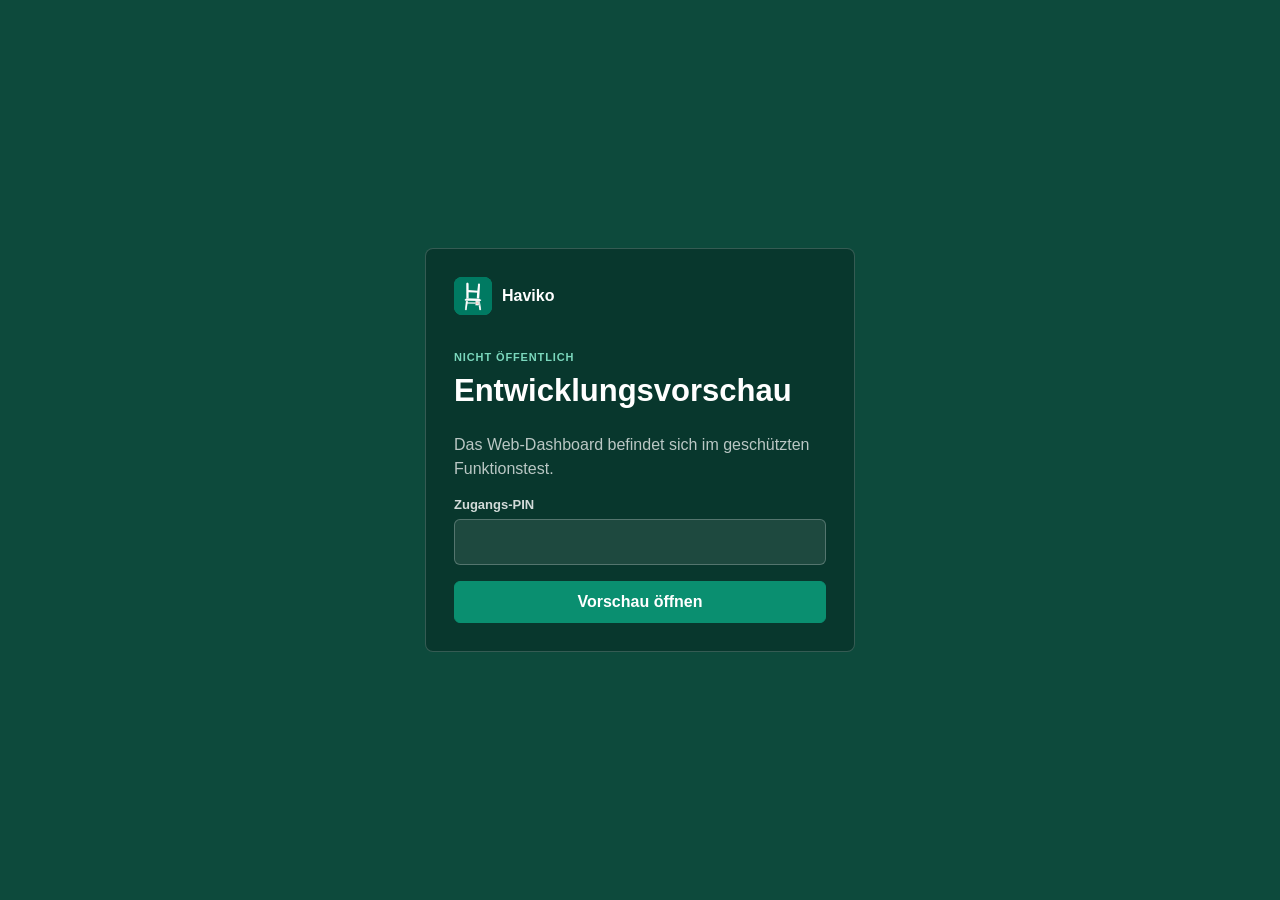
<file: dashboard/index.html>
<!doctype html>
<html lang="de">
<head>
  <meta charset="utf-8">
  <meta name="viewport" content="width=device-width, initial-scale=1, viewport-fit=cover">
  <meta name="theme-color" content="#0d4a3c">
  <meta name="application-name" content="Haviko">
  <meta name="apple-mobile-web-app-title" content="Haviko">
  <meta name="robots" content="noindex, nofollow, noarchive, nosnippet">
  <title>Anmelden | Haviko</title>
  <meta name="theme-color" content="#00866a">
  <link rel="icon" type="image/png" sizes="32x32" href="../assets/favicon-32.png?v=7">
  <link rel="icon" type="image/png" sizes="48x48" href="../assets/favicon-48.png?v=7">
  <link rel="icon" type="image/png" sizes="192x192" href="../assets/haviko-icon-192.png?v=7">
  <link rel="shortcut icon" type="image/png" href="../assets/favicon-48.png?v=7">
  <link rel="apple-touch-icon" sizes="180x180" href="../assets/apple-touch-icon.png?v=7">
  <link rel="manifest" href="../site.webmanifest?v=7">
  <link rel="stylesheet" href="./styles.css?v=6">
</head>
<body>
  <div class="offline-banner hidden" id="offline-banner" role="status">
    Offline – Änderungen sind erst wieder online möglich.
  </div>

  <section class="development-gate" id="development-gate" aria-label="Entwicklungsvorschau">
    <div class="gate-brand"><img class="brand-mark" src="../assets/haviko-app-icon.png" alt=""><strong>Haviko</strong></div>
    <p class="eyebrow">Nicht öffentlich</p>
    <h1>Entwicklungsvorschau</h1>
    <p>Das Web-Dashboard befindet sich im geschützten Funktionstest.</p>
    <form id="gate-form">
      <label class="field">
        <span>Zugangs-PIN</span>
        <input id="gate-pin" inputmode="numeric" autocomplete="one-time-code" required>
      </label>
      <p class="form-error hidden" id="gate-error" role="alert">Die PIN ist nicht richtig.</p>
      <button class="primary full" type="submit">Vorschau öffnen</button>
    </form>
  </section>

  <main class="auth-shell hidden" id="auth-shell">
    <section class="auth-brand">
      <div class="brand-lockup"><img class="brand-mark large" src="../assets/haviko-app-icon.png" alt=""><span>Haviko</span></div>
      <div>
        <p class="eyebrow">Haviko Verwaltung</p>
        <h1>Restaurantbetrieb</h1>
        <p>Tische, Reservierungen, Bestellungen und Team zentral verwalten. Änderungen werden mit der Haviko-App synchronisiert.</p>
      </div>
      <div class="auth-points" aria-label="Funktionen">
        <span>App und Web synchron</span>
        <span>Individuelle Rechte je Zugang</span>
        <span>Mobil und Desktop</span>
      </div>
    </section>

    <section class="auth-panel">
      <div class="auth-heading">
        <p class="eyebrow">Haviko Web</p>
        <h2 id="auth-title">Anmelden</h2>
        <p id="auth-subtitle">Mit Restaurantkennung und persönlichem Zugang.</p>
      </div>

      <div class="segmented" role="tablist" aria-label="Zugang">
        <button class="selected" id="login-tab" role="tab" aria-selected="true" type="button">Anmelden</button>
        <button id="register-tab" role="tab" aria-selected="false" type="button">Neu anlegen</button>
      </div>

      <form id="login-form">
        <label class="field">
          <span>Restaurantkennung</span>
          <input id="login-code" autocomplete="organization" placeholder="z. B. SERV-ABCD" required>
        </label>
        <label class="field">
          <span>Name</span>
          <input id="login-username" autocomplete="username" required>
        </label>
        <label class="field">
          <span>Passwort</span>
          <input id="login-password" type="password" autocomplete="current-password" minlength="6" required>
        </label>
        <p class="field-hint">Geräte- und Druckerzugänge werden ausschließlich in der Haviko-App verwendet.</p>
        <p class="form-error hidden" id="login-error" role="alert"></p>
        <button class="primary full" id="login-submit" type="submit">Anmelden</button>
      </form>

      <form class="hidden" id="register-form">
        <div class="field-grid">
          <label class="field">
            <span>Restaurantname</span>
            <input id="register-name" autocomplete="organization" required>
          </label>
          <label class="field">
            <span>Art des Restaurants</span>
            <select id="register-type">
              <option>Restaurant</option>
              <option>Café</option>
              <option>Bar</option>
              <option>Eisdiele</option>
              <option>Foodtruck</option>
              <option>Hotelrestaurant</option>
              <option>Eventgastronomie</option>
            </select>
          </label>
        </div>
        <label class="field">
          <span>Name der Restaurantleitung</span>
          <input id="register-username" autocomplete="username" minlength="2" required>
        </label>
        <p class="field-hint">Dieser vollständige Name ist zugleich der eindeutige Anmeldename. Groß- und Kleinschreibung werden nicht unterschieden.</p>
        <label class="field">
          <span>Passwort</span>
          <input id="register-password" type="password" autocomplete="new-password" minlength="8" required>
        </label>
        <label class="check">
          <input id="register-terms" type="checkbox" required>
          <span>Ich bestätige, dass ich den Betrieb anlegen darf und akzeptiere die Testbedingungen.</span>
        </label>
        <p class="form-error hidden" id="register-error" role="alert"></p>
        <button class="primary full" id="register-submit" type="submit">Restaurant sicher erstellen</button>
      </form>
    </section>
  </main>

  <div class="app-shell hidden" id="app-shell">
    <aside class="sidebar">
      <div class="sidebar-brand">
        <img class="brand-mark" src="../assets/haviko-app-icon.png" alt="">
        <div><strong>Haviko</strong><small>Betriebsverwaltung</small></div>
      </div>
      <nav id="desktop-navigation" aria-label="Hauptnavigation"></nav>
      <div class="sidebar-user">
        <strong id="sidebar-user-name">–</strong>
        <span id="sidebar-user-role">–</span>
        <button class="quiet" id="logout-button" type="button">Abmelden</button>
      </div>
    </aside>

    <main class="workspace">
      <header class="workspace-header">
        <div class="workspace-header-title">
          <img class="header-brand-mark" src="/assets/haviko-app-icon.png" alt="">
          <div>
            <p class="eyebrow" id="restaurant-code">–</p>
            <h1 id="page-title">Start</h1>
          </div>
        </div>
        <div class="header-actions">
          <span class="sync-state" id="sync-state"><i></i><span>Aktuell</span></span>
          <button class="icon-button" id="refresh-button" type="button" aria-label="Aktualisieren" title="Aktualisieren">Aktualisieren</button>
          <button class="restaurant-switch" id="restaurant-button" type="button">
            <span id="restaurant-name">Restaurant</span>
            <small id="restaurant-role">–</small>
          </button>
        </div>
      </header>
      <section class="view" id="view" aria-live="polite"></section>
    </main>

    <nav class="mobile-navigation" id="mobile-navigation" aria-label="Mobile Hauptnavigation"></nav>
  </div>

  <dialog id="modal">
    <div class="modal-shell" id="modal-shell">
      <header>
        <div>
          <p class="eyebrow" id="modal-eyebrow">Haviko</p>
          <h2 id="modal-title">Bearbeiten</h2>
        </div>
        <button class="icon-button" type="button" data-modal-action="close" aria-label="Schließen" title="Schließen">×</button>
      </header>
      <div class="modal-body" id="modal-body"></div>
      <footer class="modal-footer" id="modal-footer"></footer>
    </div>
  </dialog>

  <div class="toast-region" id="toast-region" aria-live="polite"></div>

  <template id="empty-template">
    <div class="empty-state">
      <img class="empty-mark" src="../assets/haviko-app-icon.png" alt="">
      <h2></h2>
      <p></p>
    </div>
  </template>

  <script type="module" src="./app.js?v=6"></script>
</body>
</html>
</file>
<file: dashboard/styles.css>
:root {
  color-scheme: light;
  --forest: #0d4a3c;
  --forest-deep: #08372d;
  --action: #0a8f70;
  --action-soft: #e4f4ef;
  --orange: #ef7b45;
  --orange-soft: #fff0e8;
  --yellow: #e9ad28;
  --yellow-soft: #fff7dd;
  --red: #c83d4d;
  --red-soft: #fdecef;
  --blue: #2878c7;
  --blue-soft: #eaf3fb;
  --purple: #7a55b3;
  --purple-soft: #f2edfa;
  --ink: #15221e;
  --muted: #68746f;
  --line: #dce4e1;
  --surface: #ffffff;
  --surface-muted: #f3f7f5;
  --page: #eaf0ed;
  --sidebar: 246px;
  --radius: 8px;
  --shadow: 0 16px 48px rgba(8, 55, 45, 0.10);
  font-family: -apple-system, BlinkMacSystemFont, "SF Pro Text", "Segoe UI", sans-serif;
  font-synthesis: none;
}

* { box-sizing: border-box; }

html, body {
  min-width: 320px;
  min-height: 100%;
  max-width: 100%;
  overflow-x: hidden;
}

body {
  margin: 0;
  background: var(--page);
  color: var(--ink);
  letter-spacing: 0;
}

button, input, select, textarea { min-width: 0; font: inherit; letter-spacing: 0; }
button {
  cursor: pointer;
  touch-action: manipulation;
  overflow-wrap: anywhere;
}
button:disabled { cursor: not-allowed; opacity: 0.5; }
.hidden { display: none !important; }

:focus-visible {
  outline: 3px solid color-mix(in srgb, var(--blue) 48%, transparent);
  outline-offset: 2px;
}

.offline-banner {
  position: fixed;
  inset: 0 0 auto;
  z-index: 100;
  padding: max(9px, env(safe-area-inset-top)) 16px 9px;
  background: var(--red);
  color: white;
  text-align: center;
  font-size: 13px;
  font-weight: 750;
}

.brand-mark {
  width: 38px;
  height: 38px;
  flex: 0 0 auto;
  border-radius: 8px;
  background: var(--action);
  object-fit: cover;
}

.brand-mark.large {
  width: 48px;
  height: 48px;
  font-size: 25px;
}

.eyebrow {
  margin: 0 0 5px;
  color: var(--action);
  font-size: 11px;
  font-weight: 850;
  letter-spacing: 0.08em;
  text-transform: uppercase;
}

.development-gate {
  position: fixed;
  inset: 0;
  z-index: 90;
  display: grid;
  width: min(100% - 32px, 430px);
  height: max-content;
  margin: auto;
  padding: 28px;
  border: 1px solid rgba(255, 255, 255, 0.18);
  border-radius: var(--radius);
  background: var(--forest-deep);
  box-shadow: 0 0 0 100vmax var(--forest);
  color: white;
}

.development-gate .gate-brand {
  display: flex;
  align-items: center;
  gap: 10px;
  margin-bottom: 34px;
}

.development-gate h1 { margin: 2px 0 8px; font-size: 31px; }
.development-gate p { color: rgba(255, 255, 255, 0.72); line-height: 1.5; }
.development-gate .eyebrow { color: #7bd8bd; }
.development-gate .field span { color: rgba(255, 255, 255, 0.82); }
.development-gate input { border-color: rgba(255, 255, 255, 0.24); background: rgba(255, 255, 255, 0.09); color: white; }

.auth-shell {
  min-height: 100vh;
  display: grid;
  grid-template-columns: minmax(360px, 0.9fr) minmax(420px, 1.1fr);
}

.auth-brand {
  min-height: 100vh;
  display: flex;
  flex-direction: column;
  justify-content: space-between;
  min-width: 0;
  padding: clamp(30px, 5vw, 68px);
  background:
    linear-gradient(rgba(8, 55, 45, 0.94), rgba(13, 74, 60, 0.94)),
    url("../assets/restaurant-workspace.png") center/cover;
  color: white;
}

.brand-lockup { display: flex; align-items: center; gap: 12px; font-size: 22px; font-weight: 800; }
.auth-brand .eyebrow { color: #80d5bd; }
.auth-brand h1 {
  max-width: 620px;
  margin: 6px 0 14px;
  font-size: clamp(38px, 4vw, 54px);
  line-height: 1.05;
  overflow-wrap: normal;
  word-break: normal;
  hyphens: none;
}
.auth-brand p:not(.eyebrow) { max-width: 570px; color: rgba(255,255,255,0.74); font-size: 16px; line-height: 1.55; }
.auth-points { display: grid; gap: 7px; }
.auth-points span { display: flex; align-items: center; gap: 9px; font-size: 13px; font-weight: 700; }
.auth-points span::before { width: 7px; height: 7px; flex: 0 0 auto; border-radius: 50%; background: #80d5bd; content: ""; }

.auth-panel {
  width: min(100% - 40px, 560px);
  min-width: 0;
  margin: auto;
  padding: 34px;
  border: 1px solid var(--line);
  border-radius: var(--radius);
  background: var(--surface);
  box-shadow: 0 12px 36px rgba(8, 55, 45, 0.08);
}

.auth-heading h2 { margin: 0; font-size: 32px; }
.auth-heading > p:last-child { margin: 8px 0 24px; color: var(--muted); }

.segmented {
  display: grid;
  grid-template-columns: repeat(2, minmax(0, 1fr));
  margin-bottom: 24px;
  padding: 3px;
  border-radius: 7px;
  background: var(--surface-muted);
}

.segmented button {
  min-height: 38px;
  min-width: 0;
  border: 0;
  border-radius: 5px;
  background: transparent;
  color: var(--muted);
  font-weight: 750;
  white-space: normal;
}

.segmented button.selected { background: white; color: var(--ink); box-shadow: 0 2px 8px rgba(8,55,45,0.08); }

.field { display: grid; gap: 7px; margin-bottom: 16px; }
.field > span { color: var(--ink); font-size: 13px; font-weight: 750; }
.field small { color: var(--muted); font-weight: 500; }
.field-grid { display: grid; grid-template-columns: 1fr 1fr; gap: 14px; }

input, select, textarea {
  width: 100%;
  min-height: 46px;
  border: 1px solid #cdd8d4;
  border-radius: 6px;
  background: white;
  color: var(--ink);
  outline: none;
  padding: 10px 12px;
}

textarea { resize: vertical; }
input[readonly] { background: var(--surface-muted); color: var(--muted); cursor: default; }
input:focus, select:focus, textarea:focus { border-color: var(--action); box-shadow: 0 0 0 3px rgba(10,143,112,0.13); }

.check {
  display: grid;
  grid-template-columns: 20px 1fr;
  gap: 10px;
  align-items: start;
  margin: 16px 0;
  color: var(--muted);
  font-size: 13px;
  line-height: 1.45;
}

.check input { width: 19px; height: 19px; min-height: 0; margin: 1px 0 0; accent-color: var(--action); }
.field-hint { margin: -5px 0 16px; color: var(--muted); font-size: 12px; line-height: 1.45; }
.form-error { padding: 10px 12px; border: 1px solid #efbdc4; border-radius: 6px; background: var(--red-soft); color: var(--red); font-size: 13px; }

.primary, .secondary, .quiet, .danger {
  display: inline-flex;
  align-items: center;
  justify-content: center;
  max-width: 100%;
  min-height: 42px;
  border-radius: 6px;
  padding: 9px 14px;
  font-weight: 780;
  line-height: 1.2;
  text-align: center;
  white-space: normal;
}
.primary { border: 1px solid var(--action); background: var(--action); color: white; }
.primary:hover { background: #08795f; }
.secondary { border: 1px solid var(--line); background: white; color: var(--ink); }
.secondary:hover { border-color: var(--action); color: var(--action); }
.quiet { border: 0; background: transparent; color: var(--muted); }
.danger { border: 1px solid #efbdc4; background: var(--red-soft); color: var(--red); }
.full { width: 100%; }

.app-shell { min-height: 100vh; padding-left: var(--sidebar); }

.sidebar {
  position: fixed;
  inset: 0 auto 0 0;
  z-index: 20;
  width: var(--sidebar);
  display: flex;
  flex-direction: column;
  padding: 18px 14px;
  background: var(--forest-deep);
  color: white;
}

.sidebar-brand { display: flex; align-items: center; gap: 11px; padding: 4px 7px 20px; }
.sidebar-brand div { display: grid; }
.sidebar-brand strong { font-size: 18px; }
.sidebar-brand small { color: rgba(255,255,255,0.55); font-size: 11px; }

.sidebar nav { display: grid; gap: 3px; overflow-y: auto; }
.nav-button {
  display: grid;
  grid-template-columns: 25px 1fr auto;
  align-items: center;
  min-height: 44px;
  border: 0;
  border-radius: 6px;
  background: transparent;
  color: rgba(255,255,255,0.68);
  padding: 8px 10px;
  text-align: left;
  font-weight: 700;
}
.nav-button:hover { background: rgba(255,255,255,0.07); color: white; }
.nav-button.selected { background: var(--action); color: white; }
.nav-symbol { width: 22px; text-align: center; font-size: 17px; }
.nav-count { min-width: 22px; padding: 2px 6px; border-radius: 10px; background: rgba(255,255,255,0.14); text-align: center; font-size: 11px; }

.sidebar-user { margin-top: auto; display: grid; gap: 3px; padding: 14px 9px 2px; border-top: 1px solid rgba(255,255,255,0.12); }
.sidebar-user span { color: rgba(255,255,255,0.58); font-size: 12px; }
.sidebar-user .quiet { justify-self: start; min-height: 34px; padding: 6px 0; color: #85d8c1; }

.workspace { min-width: 0; }
.workspace-header {
  position: sticky;
  inset: 0 0 auto;
  z-index: 10;
  height: 82px;
  display: flex;
  align-items: center;
  justify-content: space-between;
  gap: 20px;
  padding: 13px clamp(18px, 3vw, 38px);
  border-bottom: 1px solid var(--line);
  background: rgba(255,255,255,0.92);
  backdrop-filter: blur(18px);
}

.workspace-header h1 { margin: 0; font-size: 25px; }
.workspace-header-title { display: flex; align-items: center; gap: 12px; min-width: 0; }
.header-brand-mark { display: none; width: 32px; height: 32px; border-radius: 9px; flex: 0 0 auto; }
.header-actions {
  min-width: 0;
  display: flex;
  align-items: center;
  justify-content: flex-end;
  gap: 9px;
}
.sync-state { display: flex; align-items: center; gap: 7px; color: var(--muted); font-size: 12px; font-weight: 700; }
.sync-state i { width: 8px; height: 8px; border-radius: 50%; background: var(--action); }
.sync-state.saving i { animation: pulse 900ms infinite; background: var(--yellow); }
.sync-state.error i { background: var(--red); }
@keyframes pulse { 50% { opacity: 0.3; } }

.icon-button {
  width: 40px;
  height: 40px;
  display: grid;
  place-items: center;
  border: 1px solid var(--line);
  border-radius: 50%;
  background: white;
  color: var(--ink);
  font-size: 22px;
}
.restaurant-switch { display: grid; min-width: 160px; border: 0; border-left: 1px solid var(--line); background: transparent; padding: 3px 0 3px 13px; text-align: left; }
.restaurant-switch span { max-width: 190px; overflow: hidden; text-overflow: ellipsis; white-space: nowrap; font-weight: 800; }
.restaurant-switch small { color: var(--muted); }

.view { width: min(100%, 1500px); min-width: 0; margin: 0 auto; padding: clamp(18px, 3vw, 36px); }
.page-tools {
  display: flex;
  align-items: flex-start;
  justify-content: space-between;
  gap: 18px;
  margin-bottom: 20px;
}
.page-tools > :first-child { min-width: 0; }
.page-tools h2 { margin: 0; font-size: 20px; }
.page-tools p { margin: 3px 0 0; color: var(--muted); font-size: 13px; }
.tool-actions {
  min-width: 0;
  display: flex;
  align-items: center;
  justify-content: flex-end;
  flex-wrap: wrap;
  gap: 8px;
}
.tool-actions > button { flex: 0 1 auto; }
.tool-actions > input, .tool-actions > select { width: auto; max-width: 100%; }

.metric-grid { display: grid; grid-template-columns: repeat(4, minmax(0, 1fr)); gap: 12px; margin-bottom: 24px; }
.metric {
  min-height: 118px;
  display: grid;
  align-content: space-between;
  padding: 18px;
  border: 1px solid var(--line);
  border-radius: var(--radius);
  background: var(--surface);
}
.metric .metric-head { display: flex; justify-content: space-between; color: var(--muted); font-size: 13px; font-weight: 700; }
.metric strong { font-size: 29px; }
.metric small { color: var(--muted); }
.metric-symbol { color: var(--action); font-size: 19px; }

.split-layout { display: grid; grid-template-columns: minmax(0, 1.45fr) minmax(300px, 0.65fr); gap: 16px; }
.section {
  min-width: 0;
  border: 1px solid var(--line);
  border-radius: var(--radius);
  background: var(--surface);
  overflow: hidden;
}
.section-header {
  min-width: 0;
  display: flex;
  align-items: flex-start;
  justify-content: space-between;
  flex-wrap: wrap;
  gap: 12px;
  padding: 16px 18px;
  border-bottom: 1px solid var(--line);
}
.section-header > * { min-width: 0; }
.section-header h2, .section-header h3 { margin: 0; font-size: 17px; }
.section-header span { color: var(--muted); font-size: 12px; }
.section-body { padding: 18px; }

.review-block {
  margin-bottom: 14px;
  padding: 15px;
  border: 1px solid var(--line);
  border-radius: var(--radius);
  background: var(--surface-muted);
}
.review-block h3 { margin: 0 0 12px; font-size: 16px; }
.review-block p { margin: 6px 0 14px; color: var(--muted); }

.activity-list, .compact-list { display: grid; }
.activity-row, .compact-row {
  display: grid;
  grid-template-columns: 42px minmax(0, 1fr) auto;
  align-items: center;
  gap: 12px;
  min-height: 62px;
  border-bottom: 1px solid var(--line);
}
.activity-row:last-child, .compact-row:last-child { border-bottom: 0; }
.activity-icon { width: 36px; height: 36px; display: grid; place-items: center; border-radius: 7px; background: var(--action-soft); color: var(--action); font-weight: 850; }
.activity-copy { min-width: 0; display: grid; gap: 2px; }
.activity-copy strong { overflow: hidden; text-overflow: ellipsis; white-space: nowrap; }
.activity-copy span, .activity-row time { color: var(--muted); font-size: 12px; }

.table-grid { display: grid; grid-template-columns: repeat(auto-fill, minmax(180px, 1fr)); gap: 12px; }
.table-tile {
  position: relative;
  min-height: 150px;
  display: grid;
  align-content: space-between;
  border: 2px solid var(--table-color, var(--action));
  border-radius: var(--radius);
  background: color-mix(in srgb, var(--table-color, var(--action)) 10%, white);
  padding: 15px;
  text-align: left;
}
.table-tile:hover { transform: translateY(-1px); box-shadow: 0 8px 24px rgba(8,55,45,0.09); }
.table-tile h3 { margin: 0; font-size: 17px; }
.table-tile p { margin: 4px 0 0; color: var(--muted); font-size: 12px; }
.table-tile strong { font-size: 14px; }
.status-dot { position: absolute; inset: 11px 11px auto auto; width: 10px; height: 10px; border-radius: 50%; background: var(--status-color); }
.table-meta { display: flex; align-items: end; justify-content: space-between; gap: 10px; }
.table-total { color: var(--action); font-weight: 850; }

.filter-row { display: flex; flex-wrap: wrap; gap: 8px; margin-bottom: 16px; }
.filter-button { min-height: 34px; padding: 6px 11px; border: 1px solid var(--line); border-radius: 16px; background: white; color: var(--muted); font-size: 12px; font-weight: 750; }
.filter-button.selected { border-color: var(--action); background: var(--action-soft); color: var(--action); }

.ticket-board { display: grid; grid-template-columns: repeat(3, minmax(250px, 1fr)); gap: 12px; overflow-x: auto; }
.ticket-lane { min-width: 250px; }
.ticket-lane-header { display: flex; justify-content: space-between; align-items: center; margin-bottom: 10px; padding: 0 3px; }
.ticket-lane-header h3 { margin: 0; font-size: 15px; }
.ticket-lane-header span { padding: 3px 7px; border-radius: 10px; background: var(--surface); color: var(--muted); font-size: 11px; }
.ticket-stack { display: grid; gap: 10px; }
.ticket-card { border: 1px solid var(--line); border-top: 4px solid var(--ticket-color); border-radius: var(--radius); background: white; padding: 14px; }
.ticket-card header { display: flex; justify-content: space-between; flex-wrap: wrap; gap: 10px; }
.ticket-card h4 { margin: 0; font-size: 16px; }
.ticket-card time { color: var(--muted); font-size: 12px; }
.ticket-items { margin: 13px 0; padding: 0; list-style: none; }
.ticket-items li { padding: 4px 0; font-size: 13px; }
.ticket-actions { min-width: 0; display: flex; flex-wrap: wrap; gap: 7px; }
.ticket-actions button { flex: 1 1 110px; min-height: 35px; padding: 6px 8px; font-size: 12px; }

.data-table { width: 100%; border-collapse: collapse; }
.data-table th, .data-table td { padding: 12px 14px; border-bottom: 1px solid var(--line); text-align: left; vertical-align: middle; }
.data-table th { color: var(--muted); font-size: 11px; text-transform: uppercase; }
.data-table td { font-size: 13px; }
.data-table tbody tr:last-child td { border-bottom: 0; }
.data-table tbody tr:hover { background: var(--surface-muted); }
.section-heading { display: flex; align-items: flex-start; justify-content: space-between; gap: 16px; padding: 18px 20px 10px; }
.section-heading h3, .section-heading p { margin: 0; }
.section-heading .eyebrow { margin-bottom: 4px; }
.muted { color: var(--muted); font-size: 0.84rem; }
.empty-inline { display: grid; gap: 4px; padding: 22px 20px; color: var(--muted); }
.empty-inline strong { color: var(--ink); }
.row-actions {
  min-width: 0;
  display: flex;
  justify-content: flex-end;
  align-items: center;
  flex-wrap: wrap;
  gap: 6px;
}
.row-button { min-height: 32px; max-width: 100%; border: 1px solid var(--line); border-radius: 5px; background: white; padding: 5px 9px; font-size: 12px; font-weight: 700; line-height: 1.2; }

.badge { display: inline-flex; align-items: center; gap: 5px; max-width: 100%; border-radius: 12px; padding: 4px 8px; background: var(--surface-muted); color: var(--muted); font-size: 11px; font-weight: 800; white-space: nowrap; }
.badge.green { background: var(--action-soft); color: var(--action); }
.badge.orange { background: var(--orange-soft); color: #b55429; }
.badge.red { background: var(--red-soft); color: var(--red); }
.badge.blue { background: var(--blue-soft); color: var(--blue); }
.badge.purple { background: var(--purple-soft); color: var(--purple); }

.routing-warning {
  display: inline-flex;
  align-items: center;
  gap: 6px;
  margin-top: 8px;
  color: #b54708;
  font-size: 0.78rem;
  font-weight: 750;
}

.data-table tr.is-disabled {
  opacity: 0.52;
}

.data-table tr.is-disabled strong {
  text-decoration: line-through;
  text-decoration-thickness: 1px;
}

.inline-settings {
  display: grid;
  grid-template-columns: minmax(0, 320px) auto;
  align-items: center;
  justify-content: start;
  gap: 10px;
}

.setting-stack {
  display: grid;
  gap: 12px;
}

.setting-choice {
  display: grid;
  grid-template-columns: minmax(0, 1fr) auto;
  align-items: center;
  gap: 12px;
}

.setting-choice p {
  margin: 4px 0 0;
  color: var(--muted);
  font-size: 12px;
  line-height: 1.45;
}

.permission-list {
  display: grid;
  gap: 0;
  margin-top: 18px;
  border: 1px solid var(--line);
  border-radius: var(--radius);
  overflow: hidden;
}

.permission-row {
  min-width: 0;
  display: grid;
  grid-template-columns: minmax(0, 1fr) auto;
  align-items: center;
  gap: 16px;
  min-height: 54px;
  padding: 10px 13px;
  background: white;
}

.permission-row + .permission-row { border-top: 1px solid var(--line); }
.permission-row strong { font-size: 13px; }
.permission-row small {
  display: block;
  margin-top: 2px;
  color: var(--muted);
  line-height: 1.35;
}

.switch {
  position: relative;
  width: 44px;
  height: 26px;
  flex: 0 0 auto;
}

.switch input {
  position: absolute;
  width: 1px;
  height: 1px;
  min-height: 0;
  opacity: 0;
}

.switch span {
  position: absolute;
  inset: 0;
  border-radius: 13px;
  background: #cbd5d1;
  transition: background 160ms ease;
}

.switch span::after {
  position: absolute;
  top: 3px;
  left: 3px;
  width: 20px;
  height: 20px;
  border-radius: 50%;
  background: white;
  box-shadow: 0 1px 4px rgba(0,0,0,0.2);
  content: "";
  transition: transform 160ms ease;
}

.switch input:checked + span { background: var(--action); }
.switch input:checked + span::after { transform: translateX(18px); }
.switch input:focus-visible + span {
  outline: 3px solid color-mix(in srgb, var(--blue) 48%, transparent);
  outline-offset: 2px;
}

@media (max-width: 640px) {
  .inline-settings {
    grid-template-columns: 1fr;
  }
}

.product-grid { display: grid; grid-template-columns: repeat(auto-fill, minmax(220px, 1fr)); gap: 12px; }
.product-card { border: 1px solid var(--line); border-left: 5px solid var(--product-color); border-radius: var(--radius); background: white; padding: 16px; }
.product-card header { display: flex; justify-content: space-between; align-items: flex-start; flex-wrap: wrap; gap: 10px; }
.product-card header > div { min-width: 0; }
.product-card h3 { margin: 0; font-size: 16px; }
.product-card p { margin: 5px 0 15px; color: var(--muted); font-size: 12px; }
.product-card strong { font-size: 18px; }
.product-card footer { display: flex; align-items: center; justify-content: space-between; flex-wrap: wrap; gap: 8px; margin-top: 16px; }

.empty-state { min-height: 280px; display: grid; place-items: center; align-content: center; padding: 30px; text-align: center; }
.empty-mark { width: 48px; height: 48px; border-radius: 10px; object-fit: cover; }
.empty-state h2 { margin: 14px 0 5px; font-size: 19px; }
.empty-state p { max-width: 430px; margin: 0; color: var(--muted); line-height: 1.5; }

dialog { width: min(100% - 28px, 650px); max-height: min(90vh, 820px); border: 0; border-radius: var(--radius); padding: 0; box-shadow: 0 30px 90px rgba(8,55,45,0.26); }
dialog::backdrop { background: rgba(7,28,23,0.52); backdrop-filter: blur(3px); }
.modal-shell { margin: 0; }
.modal-shell > header { display: flex; justify-content: space-between; align-items: center; gap: 20px; padding: 18px 20px; border-bottom: 1px solid var(--line); }
.modal-shell h2 { margin: 0; font-size: 21px; }
.modal-body { max-height: calc(90vh - 150px); overflow-y: auto; padding: 20px; }
.modal-footer {
  display: flex;
  justify-content: flex-end;
  align-items: center;
  flex-wrap: wrap;
  gap: 8px;
  padding: 14px 20px;
  border-top: 1px solid var(--line);
  background: var(--surface-muted);
}
.modal-footer > button { flex: 0 1 auto; }
.detail-list { display: grid; border: 1px solid var(--line); border-radius: 8px; overflow: hidden; }
.detail-list > div { min-width: 0; display: flex; justify-content: space-between; gap: 20px; padding: 13px 14px; }
.detail-list > div > * { min-width: 0; overflow-wrap: anywhere; }
.detail-list > div + div { border-top: 1px solid var(--line); }
.detail-list span, .modal-note { color: var(--muted); }
.modal-note { margin: 16px 0 0; line-height: 1.5; }
.modal-account-actions { display: grid; gap: 8px; margin-top: 18px; padding-top: 16px; border-top: 1px solid var(--line); }

.toast-region { position: fixed; z-index: 120; inset: auto 18px 18px auto; display: grid; gap: 8px; }
.toast { max-width: min(390px, calc(100vw - 36px)); display: grid; grid-template-columns: 28px 1fr auto; align-items: center; gap: 10px; border: 1px solid var(--line); border-radius: var(--radius); background: white; box-shadow: var(--shadow); padding: 12px 14px; }
.toast strong { display: block; font-size: 13px; }
.toast span { color: var(--muted); font-size: 12px; }
.toast button { border: 0; background: transparent; color: var(--muted); }

.mobile-navigation { display: none; }

@media (max-width: 1080px) {
  .metric-grid { grid-template-columns: repeat(2, minmax(0, 1fr)); }
  .split-layout { grid-template-columns: 1fr; }
}

@media (max-width: 760px) {
  :root { --mobile-nav: 70px; }
  .auth-shell { display: block; padding-bottom: env(safe-area-inset-bottom); background: var(--forest); }
  .auth-brand { min-height: 218px; width: 100%; padding: 24px 20px 30px; justify-content: space-between; }
  .auth-brand > div:nth-child(2) { margin-top: 30px; }
  .auth-brand h1 { margin: 3px 0 8px; font-size: 33px; }
  .auth-brand p:not(.eyebrow) { margin: 0; font-size: 14px; }
  .auth-points { display: none; }
  .auth-panel { width: 100%; margin-top: -10px; padding: 25px 20px calc(35px + env(safe-area-inset-bottom)); border: 0; border-radius: 8px 8px 0 0; box-shadow: none; }
  .auth-heading h2 { font-size: 29px; }
  .segmented button { padding-inline: 6px; font-size: 13px; }
  .field-grid { grid-template-columns: 1fr; gap: 0; }

  .app-shell { padding: 0 0 calc(var(--mobile-nav) + env(safe-area-inset-bottom)); }
  .sidebar { display: none; }
  .workspace-header {
    height: 74px;
    padding: max(11px, env(safe-area-inset-top)) 15px 10px;
  }
  .workspace-header > div:first-child { min-width: 0; }
  .workspace-header h1 { font-size: 21px; }
  .header-brand-mark { display: block; }
  .workspace-header .eyebrow { display: none; }
  .sync-state span, .restaurant-switch { display: none; }
  .view { padding: 16px 13px 24px; }
  .page-tools { align-items: stretch; flex-direction: column; }
  .page-tools > button { align-self: flex-start; }
  .tool-actions, .page-tools > .row-actions {
    width: 100%;
    display: grid;
    grid-template-columns: repeat(2, minmax(0, 1fr));
    justify-content: stretch;
  }
  .tool-actions > input { flex: 1 1 170px; }
  .tool-actions > button, .page-tools > .row-actions > button {
    width: 100%;
    min-width: 0;
  }
  .metric-grid { grid-template-columns: repeat(2, minmax(0, 1fr)); gap: 8px; }
  .metric { min-height: 105px; padding: 13px; }
  .metric strong { font-size: 23px; }
  .table-grid { grid-template-columns: repeat(2, minmax(0, 1fr)); gap: 8px; }
  .table-tile { min-height: 135px; padding: 12px; }
  .ticket-board { grid-template-columns: repeat(3, minmax(85vw, 1fr)); margin-inline: -13px; padding-inline: 13px; }
  .data-table { min-width: 650px; }
  .section.table-section {
    max-width: 100%;
    overflow-x: auto;
    overscroll-behavior-inline: contain;
  }
  .product-grid { grid-template-columns: 1fr; }

  .mobile-navigation {
    position: fixed;
    inset: auto 0 0;
    z-index: 30;
    height: calc(var(--mobile-nav) + env(safe-area-inset-bottom));
    display: grid;
    grid-template-columns: repeat(5, 1fr);
    padding: 6px 5px env(safe-area-inset-bottom);
    border-top: 1px solid var(--line);
    background: rgba(255,255,255,0.95);
    backdrop-filter: blur(20px);
  }
  .mobile-navigation .nav-button { min-width: 0; min-height: 54px; display: grid; grid-template-columns: 1fr; justify-items: center; gap: 1px; padding: 4px 1px; color: var(--muted); text-align: center; font-size: 10px; }
  .mobile-navigation .nav-symbol { font-size: 20px; }
  .mobile-navigation .nav-button > span:not(.nav-symbol):not(.nav-count) { display: block; width: 100%; overflow: hidden; text-overflow: ellipsis; white-space: nowrap; }
  .mobile-navigation .nav-count { display: none; }
  .mobile-navigation .nav-button.selected { background: var(--action-soft); color: var(--action); }

  dialog { width: 100%; max-height: 94vh; margin: auto 0 0; border-radius: 8px 8px 0 0; }
  .modal-body { max-height: calc(94vh - 150px); }
  .modal-footer {
    display: grid;
    grid-template-columns: repeat(2, minmax(0, 1fr));
  }
  .modal-footer > button {
    width: 100%;
    min-width: 0;
  }
  .modal-footer > .danger:first-child:last-of-type { grid-column: 1 / -1; }
  .detail-list > div { align-items: flex-start; flex-direction: column; gap: 4px; }
  .toast-region { inset: auto 10px calc(var(--mobile-nav) + env(safe-area-inset-bottom) + 10px); }
}

@media (max-width: 390px) {
  .metric-grid { grid-template-columns: 1fr 1fr; }
  .metric-head { font-size: 11px !important; }
  .table-grid { grid-template-columns: 1fr; }
  .tool-actions, .page-tools > .row-actions,
  .modal-footer { grid-template-columns: 1fr; }
  .setting-choice { grid-template-columns: 1fr; }
}
.inline-alert {
  display: grid;
  gap: 4px;
  margin-top: 14px;
  padding: 12px 14px;
  border: 1px solid color-mix(in srgb, #e05d44 35%, transparent);
  border-radius: 8px;
  background: color-mix(in srgb, #e05d44 9%, white);
  color: #7d2f20;
}

.inline-alert span {
  font-size: 0.88rem;
}

.option-group {
  display: grid;
  gap: 8px;
  margin: 0 0 18px;
  padding: 14px;
  border: 1px solid var(--line);
  border-radius: 8px;
}

.option-group legend {
  padding: 0 6px;
  font-weight: 750;
}

.option-group legend span {
  margin-left: 6px;
  color: var(--muted);
  font-size: 0.78rem;
  font-weight: 600;
}

.option-group .check {
  grid-template-columns: auto 1fr auto;
}

.option-group-editor {
  display: grid;
  gap: 10px;
  margin-top: 12px;
  padding: 14px;
  border: 1px solid var(--line);
  border-radius: 8px;
  background: var(--surface-muted);
}

.option-editor {
  display: grid;
  grid-template-columns: minmax(0, 1fr) 110px auto;
  gap: 8px;
  margin-top: 8px;
}

.option-editor input {
  min-width: 0;
}

.danger-text {
  color: #b42318;
}

.category-manager-list {
  margin-top: 18px;
}

.category-row {
  grid-template-columns: 28px minmax(0, 1fr) auto;
}

.category-actions {
  display: flex;
  flex-wrap: nowrap;
  gap: 6px;
}

.category-actions .row-button {
  width: 34px;
  padding-inline: 0;
}

.category-swatch {
  width: 18px;
  height: 18px;
  border-radius: 4px;
}

@media (max-width: 640px) {
  .option-editor {
    grid-template-columns: minmax(0, 1fr) 90px;
  }

  .option-editor > .row-button {
    grid-column: 1 / -1;
    justify-self: end;
  }

  .category-row {
    grid-template-columns: 24px minmax(0, 1fr);
    padding-block: 10px;
  }

  .category-actions {
    grid-column: 2;
    justify-content: flex-start;
  }
}
</file>
